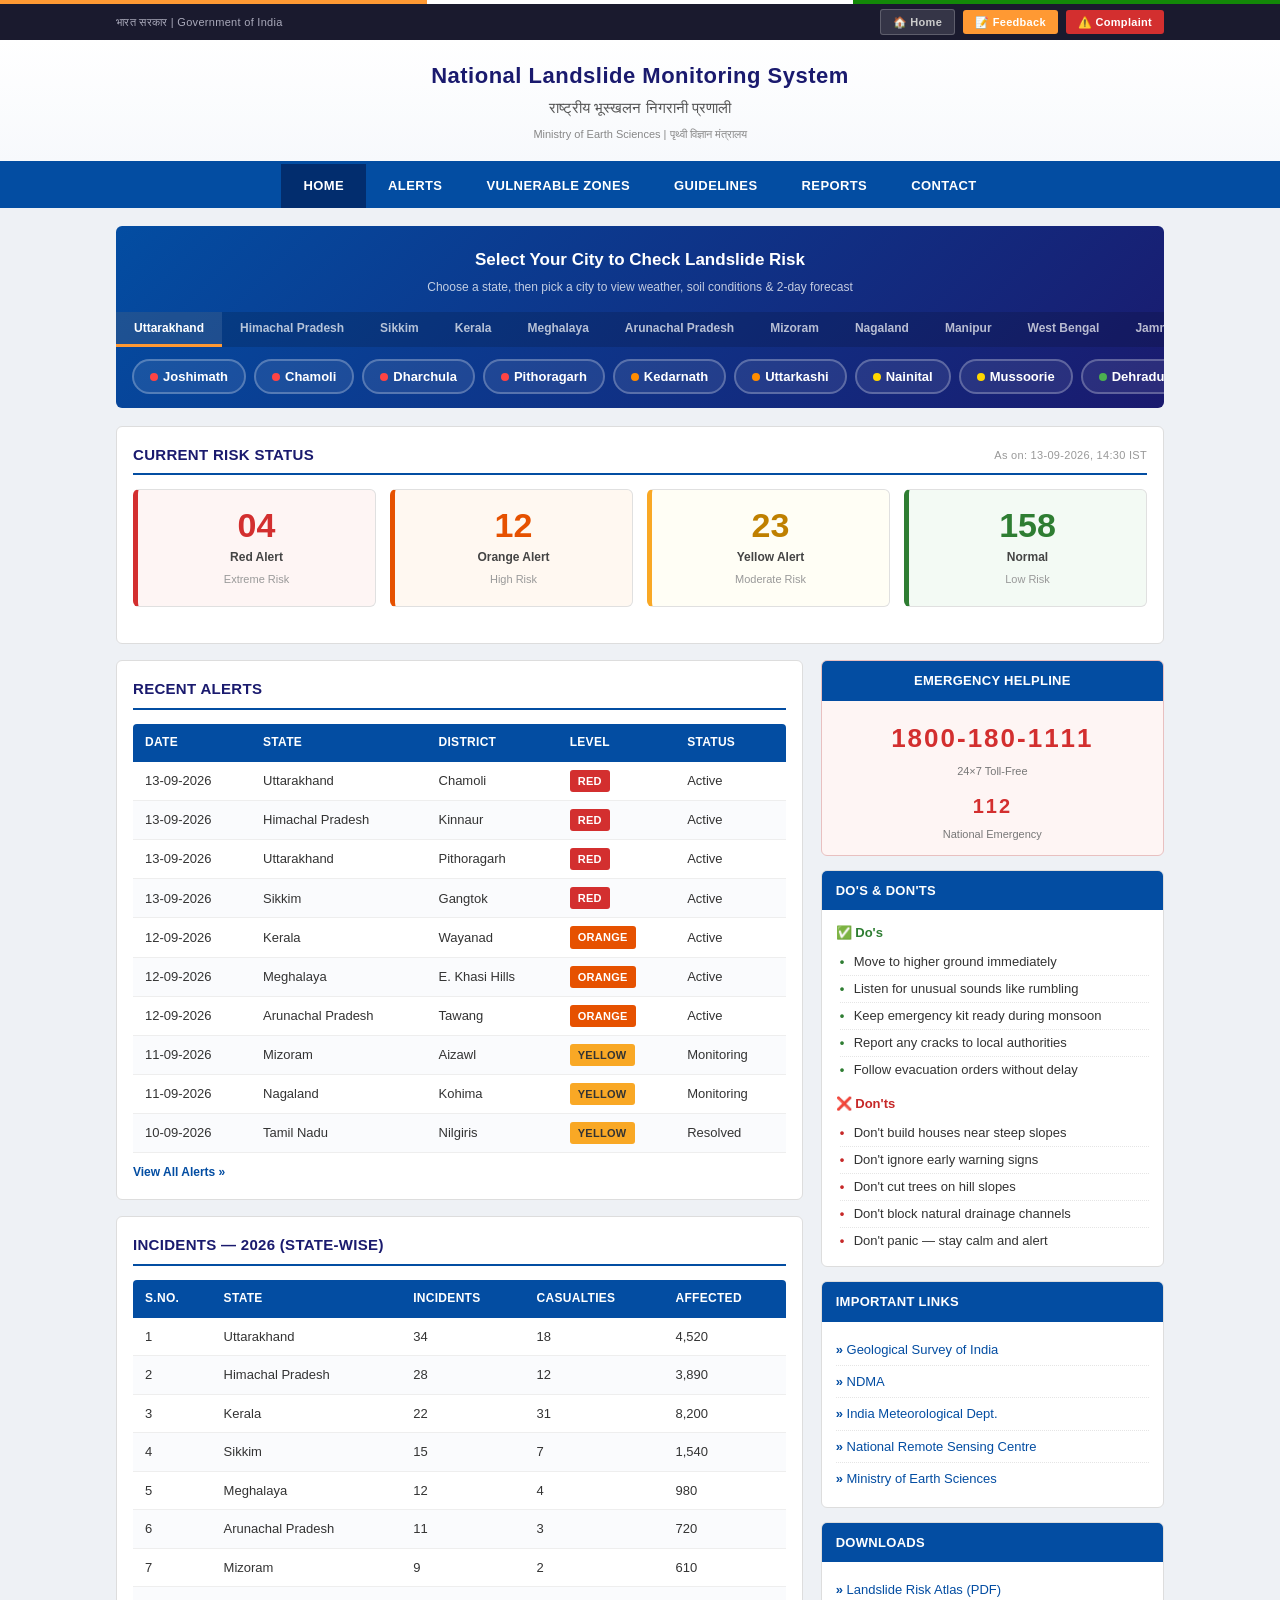
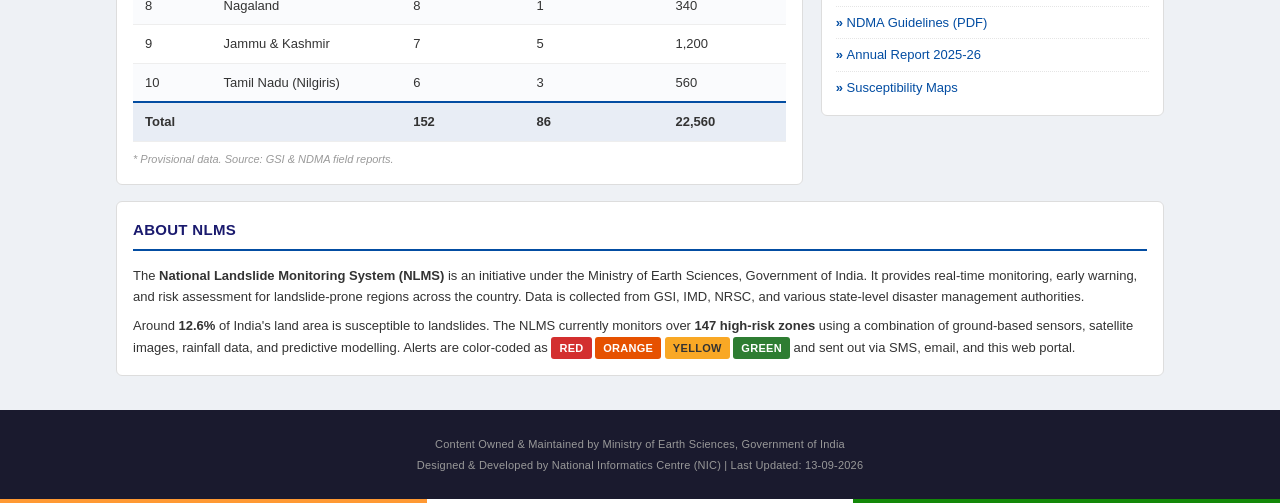
<file: index.html>
<!DOCTYPE html>
<html lang="en">
<head>
    <meta charset="UTF-8">
    <meta name="viewport" content="width=device-width, initial-scale=1.0">
    <title>National Landslide Monitoring System | भूस्खलन निगरानी प्रणाली</title>
    <link rel="stylesheet" href="style.css">
    <!-- favicon can be added later -->
</head>
<body>

<!-- tricolor strip -->
<div class="tricolor">
    <div class="tri-s"></div>
    <div class="tri-w"></div>
    <div class="tri-g"></div>
</div>

<div class="topbar-wrap">
<div class="topbar">
    <span>भारत सरकार | Government of India</span>
    <div class="topbar-right">
        <a href="index.html" class="top-btn top-btn-home">🏠 Home</a>
        <a href="contact.html#feedback" class="top-btn top-btn-feedback">📝 Feedback</a>
        <a href="contact.html#complaint" class="top-btn top-btn-complaint">⚠️ Complaint</a>
    </div>
</div>
</div>

<header class="header">
    <div class="container">
        <h1>National Landslide Monitoring System</h1>
        <p class="hindi">राष्ट्रीय भूस्खलन निगरानी प्रणाली</p>
        <p class="ministry">Ministry of Earth Sciences | पृथ्वी विज्ञान मंत्रालय</p>
    </div>
</header>

<!-- main navigation -->
<nav>
    <div class="container">
        <ul>
            <li><a href="index.html" class="active">Home</a></li>
            <li><a href="alerts.html">Alerts</a></li>
            <li><a href="zones.html">Vulnerable Zones</a></li>
            <li><a href="guidelines.html">Guidelines</a></li>
            <li><a href="reports.html">Reports</a></li>
            <li><a href="contact.html">Contact</a></li>
        </ul>
    </div>
</nav>

<main class="container">

    <!--
        City selector section
        Users pick a state first, then choose a city
        from the scrollable row of buttons
    -->
    <div class="slider-section">
        <h2>Select Your City to Check Landslide Risk</h2>
        <p>Choose a state, then pick a city to view weather, soil conditions &amp; 2-day forecast</p>

        <div class="state-tabs" id="stateTabs">
            <!-- filled by javascript below -->
        </div>

        <div class="city-chips-wrap">
            <div class="city-chips" id="cityChips">
                <!-- filled when a state is selected -->
            </div>
        </div>
    </div>

    <!-- this shows up when you click on a city -->
    <div class="city-detail" id="cityDetail">
        <div class="cd-header">
            <div>
                <div class="cd-title" id="cdTitle">City Name</div>
                <div class="cd-sub" id="cdSub">District, State</div>
                <div class="cd-coords" id="cdCoords"></div>
            </div>
            <div style="display: flex; align-items: center; gap: 10px;">
                <span id="cdBadge"></span>
                <button class="cd-close" onclick="closeDetail()">✕ Close</button>
            </div>
        </div>
        <div class="cd-status" id="cdStatus"></div>

        <div class="cd-label">Current Conditions</div>
        <div class="cd-grid" id="cdGrid"></div>

        <div class="cd-label">2-Day Forecast</div>
        <div class="cd-forecast" id="cdForecast"></div>
    </div>
    <!-- end city detail -->


    <!-- status cards showing how many alerts are active right now -->
    <div class="panel">
        <h2 class="stitle">Current Risk Status <small>As on: 13-09-2026, 14:30 IST</small></h2>
        <div class="cards">
            <div class="card r">
                <div class="num">04</div>
                <div class="lbl">Red Alert</div>
                <div class="sub">Extreme Risk</div>
            </div>
            <div class="card o">
                <div class="num">12</div>
                <div class="lbl">Orange Alert</div>
                <div class="sub">High Risk</div>
            </div>
            <div class="card y">
                <div class="num">23</div>
                <div class="lbl">Yellow Alert</div>
                <div class="sub">Moderate Risk</div>
            </div>
            <div class="card g">
                <div class="num">158</div>
                <div class="lbl">Normal</div>
                <div class="sub">Low Risk</div>
            </div>
        </div>
    </div>

    <!-- two column layout: main content + sidebar -->
    <div class="cols">
        <div class="col-main">

            <!-- recent alerts table -->
            <div class="panel">
                <h2 class="stitle">Recent Alerts</h2>
                <table>
                    <thead>
                        <tr>
                            <th>Date</th>
                            <th>State</th>
                            <th>District</th>
                            <th>Level</th>
                            <th>Status</th>
                        </tr>
                    </thead>
                    <tbody>
                        <tr>
                            <td>13-09-2026</td>
                            <td>Uttarakhand</td>
                            <td>Chamoli</td>
                            <td><span class="b br">RED</span></td>
                            <td>Active</td>
                        </tr>
                        <tr>
                            <td>13-09-2026</td>
                            <td>Himachal Pradesh</td>
                            <td>Kinnaur</td>
                            <td><span class="b br">RED</span></td>
                            <td>Active</td>
                        </tr>
                        <tr>
                            <td>13-09-2026</td>
                            <td>Uttarakhand</td>
                            <td>Pithoragarh</td>
                            <td><span class="b br">RED</span></td>
                            <td>Active</td>
                        </tr>
                        <tr>
                            <td>13-09-2026</td>
                            <td>Sikkim</td>
                            <td>Gangtok</td>
                            <td><span class="b br">RED</span></td>
                            <td>Active</td>
                        </tr>
                        <tr>
                            <td>12-09-2026</td>
                            <td>Kerala</td>
                            <td>Wayanad</td>
                            <td><span class="b bo">ORANGE</span></td>
                            <td>Active</td>
                        </tr>
                        <tr>
                            <td>12-09-2026</td>
                            <td>Meghalaya</td>
                            <td>E. Khasi Hills</td>
                            <td><span class="b bo">ORANGE</span></td>
                            <td>Active</td>
                        </tr>
                        <tr>
                            <td>12-09-2026</td>
                            <td>Arunachal Pradesh</td>
                            <td>Tawang</td>
                            <td><span class="b bo">ORANGE</span></td>
                            <td>Active</td>
                        </tr>
                        <tr>
                            <td>11-09-2026</td>
                            <td>Mizoram</td>
                            <td>Aizawl</td>
                            <td><span class="b by">YELLOW</span></td>
                            <td>Monitoring</td>
                        </tr>
                        <tr>
                            <td>11-09-2026</td>
                            <td>Nagaland</td>
                            <td>Kohima</td>
                            <td><span class="b by">YELLOW</span></td>
                            <td>Monitoring</td>
                        </tr>
                        <tr>
                            <td>10-09-2026</td>
                            <td>Tamil Nadu</td>
                            <td>Nilgiris</td>
                            <td><span class="b by">YELLOW</span></td>
                            <td>Resolved</td>
                        </tr>
                    </tbody>
                </table>
                <a href="alerts.html" class="view-all">View All Alerts &raquo;</a>
            </div>

            <!-- yearly incidents summary -->
            <div class="panel">
                <h2 class="stitle">Incidents — 2026 (State-wise)</h2>
                <table>
                    <thead>
                        <tr>
                            <th>S.No.</th>
                            <th>State</th>
                            <th>Incidents</th>
                            <th>Casualties</th>
                            <th>Affected</th>
                        </tr>
                    </thead>
                    <tbody>
                        <tr><td>1</td><td>Uttarakhand</td><td>34</td><td>18</td><td>4,520</td></tr>
                        <tr><td>2</td><td>Himachal Pradesh</td><td>28</td><td>12</td><td>3,890</td></tr>
                        <tr><td>3</td><td>Kerala</td><td>22</td><td>31</td><td>8,200</td></tr>
                        <tr><td>4</td><td>Sikkim</td><td>15</td><td>7</td><td>1,540</td></tr>
                        <tr><td>5</td><td>Meghalaya</td><td>12</td><td>4</td><td>980</td></tr>
                        <tr><td>6</td><td>Arunachal Pradesh</td><td>11</td><td>3</td><td>720</td></tr>
                        <tr><td>7</td><td>Mizoram</td><td>9</td><td>2</td><td>610</td></tr>
                        <tr><td>8</td><td>Nagaland</td><td>8</td><td>1</td><td>340</td></tr>
                        <tr><td>9</td><td>Jammu &amp; Kashmir</td><td>7</td><td>5</td><td>1,200</td></tr>
                        <tr><td>10</td><td>Tamil Nadu (Nilgiris)</td><td>6</td><td>3</td><td>560</td></tr>
                        <tr class="total-row">
                            <td colspan="2"><strong>Total</strong></td>
                            <td><strong>152</strong></td>
                            <td><strong>86</strong></td>
                            <td><strong>22,560</strong></td>
                        </tr>
                    </tbody>
                </table>
                <p class="tnote">* Provisional data. Source: GSI &amp; NDMA field reports.</p>
            </div>

        </div><!-- end col-main -->

        <!-- sidebar -->
        <div class="col-side">

            <div class="sbox helpline">
                <h3>Emergency Helpline</h3>
                <div class="sbox-body">
                    <div class="big">1800-180-1111</div>
                    <p>24×7 Toll-Free</p>
                    <div class="sm">112</div>
                    <p>National Emergency</p>
                </div>
            </div>

            <div class="sbox">
                <h3>Do's &amp; Don'ts</h3>
                <div class="sbox-body">
                    <p class="do-title">✅ Do's</p>
                    <ul class="tips do-list">
                        <li>Move to higher ground immediately</li>
                        <li>Listen for unusual sounds like rumbling</li>
                        <li>Keep emergency kit ready during monsoon</li>
                        <li>Report any cracks to local authorities</li>
                        <li>Follow evacuation orders without delay</li>
                    </ul>
                    <p class="dnt-title">❌ Don'ts</p>
                    <ul class="tips dnt-list">
                        <li>Don't build houses near steep slopes</li>
                        <li>Don't ignore early warning signs</li>
                        <li>Don't cut trees on hill slopes</li>
                        <li>Don't block natural drainage channels</li>
                        <li>Don't panic — stay calm and alert</li>
                    </ul>
                </div>
            </div>

            <div class="sbox">
                <h3>Important Links</h3>
                <div class="sbox-body">
                    <ul>
                        <li><a href="#">Geological Survey of India</a></li>
                        <li><a href="#">NDMA</a></li>
                        <li><a href="#">India Meteorological Dept.</a></li>
                        <li><a href="#">National Remote Sensing Centre</a></li>
                        <li><a href="#">Ministry of Earth Sciences</a></li>
                    </ul>
                </div>
            </div>

            <div class="sbox">
                <h3>Downloads</h3>
                <div class="sbox-body">
                    <ul>
                        <li><a href="#">Landslide Risk Atlas (PDF)</a></li>
                        <li><a href="#">NDMA Guidelines (PDF)</a></li>
                        <li><a href="#">Annual Report 2025-26</a></li>
                        <li><a href="#">Susceptibility Maps</a></li>
                    </ul>
                </div>
            </div>

        </div><!-- end col-side -->
    </div><!-- end cols -->


    <!-- about section at the bottom -->
    <div class="panel">
        <h2 class="stitle">About NLMS</h2>
        <p style="font-size: 13px; margin-bottom: 8px;">
            The <strong>National Landslide Monitoring System (NLMS)</strong> is an initiative
            under the Ministry of Earth Sciences, Government of India. It provides real-time
            monitoring, early warning, and risk assessment for landslide-prone regions across
            the country. Data is collected from GSI, IMD, NRSC, and various state-level
            disaster management authorities.
        </p>
        <p style="font-size: 13px;">
            Around <strong>12.6%</strong> of India's land area is susceptible to landslides.
            The NLMS currently monitors over <strong>147 high-risk zones</strong> using a
            combination of ground-based sensors, satellite images, rainfall data, and
            predictive modelling. Alerts are color-coded as
            <span class="b br">RED</span>
            <span class="b bo">ORANGE</span>
            <span class="b by">YELLOW</span>
            <span class="b bg">GREEN</span>
            and sent out via SMS, email, and this web portal.
        </p>
    </div>

</main>

<footer>
    <div class="container">
        <p>Content Owned &amp; Maintained by Ministry of Earth Sciences, Government of India</p>
        <p>Designed &amp; Developed by National Informatics Centre (NIC) | Last Updated: 13-09-2026</p>
    </div>
</footer>

<!-- bottom tricolor -->
<div class="tricolor">
    <div class="tri-s"></div>
    <div class="tri-w"></div>
    <div class="tri-g"></div>
</div>


<!--
    JavaScript for the city selector
    All city data is hardcoded - no external APIs
    Data sources: GSI/IMD reports (sample/representative values)
-->
<script>

// all city data stored here
// each entry has current weather + 2 day forecast
var allCities = [

    // ---------- UTTARAKHAND ----------

    { city: "Joshimath", district: "Chamoli", state: "Uttarakhand",
      lat: 30.55, lon: 79.56, elev: 1875,
      level: "RED", alertClass: "br", dotClass: "dr",
      temp: 11, rain: 184, wind: 52, humidity: 97, soilMoisture: 94, slope: 42,
      weather: "Heavy Rain & Thunderstorm",
      forecast: [
          { date: "14-Sep", high: 13, low: 8, rain: 162, wind: 48, humidity: 96, condition: "Very Heavy Rain", icon: "🌧️" },
          { date: "15-Sep", high: 15, low: 9, rain: 98, wind: 36, humidity: 90, condition: "Heavy Rain", icon: "🌧️" }
      ]
    },

    { city: "Chamoli", district: "Chamoli", state: "Uttarakhand",
      lat: 30.40, lon: 79.33, elev: 1310,
      level: "RED", alertClass: "br", dotClass: "dr",
      temp: 12, rain: 172, wind: 48, humidity: 96, soilMoisture: 91, slope: 38,
      weather: "Heavy Rain",
      forecast: [
          { date: "14-Sep", high: 14, low: 9, rain: 148, wind: 44, humidity: 95, condition: "Heavy Rain & Fog", icon: "🌧️" },
          { date: "15-Sep", high: 16, low: 10, rain: 86, wind: 32, humidity: 88, condition: "Moderate to Heavy Rain", icon: "🌦️" }
      ]
    },

    { city: "Dharchula", district: "Pithoragarh", state: "Uttarakhand",
      lat: 29.85, lon: 80.53, elev: 915,
      level: "RED", alertClass: "br", dotClass: "dr",
      temp: 14, rain: 198, wind: 55, humidity: 98, soilMoisture: 96, slope: 45,
      weather: "Cloudburst Warning",
      forecast: [
          { date: "14-Sep", high: 15, low: 10, rain: 176, wind: 52, humidity: 97, condition: "Extremely Heavy Rain", icon: "⛈️" },
          { date: "15-Sep", high: 17, low: 11, rain: 112, wind: 40, humidity: 92, condition: "Heavy Rain", icon: "🌧️" }
      ]
    },

    { city: "Pithoragarh", district: "Pithoragarh", state: "Uttarakhand",
      lat: 29.58, lon: 80.22, elev: 1514,
      level: "RED", alertClass: "br", dotClass: "dr",
      temp: 15, rain: 165, wind: 46, humidity: 95, soilMoisture: 89, slope: 35,
      weather: "Very Heavy Rain",
      forecast: [
          { date: "14-Sep", high: 16, low: 11, rain: 142, wind: 42, humidity: 94, condition: "Very Heavy Rain", icon: "🌧️" },
          { date: "15-Sep", high: 18, low: 12, rain: 78, wind: 30, humidity: 86, condition: "Moderate Rain", icon: "🌦️" }
      ]
    },

    { city: "Kedarnath", district: "Rudraprayag", state: "Uttarakhand",
      lat: 30.73, lon: 79.07, elev: 3583,
      level: "ORANGE", alertClass: "bo", dotClass: "do",
      temp: 6, rain: 132, wind: 42, humidity: 93, soilMoisture: 85, slope: 48,
      weather: "Heavy Rain & Fog",
      forecast: [
          { date: "14-Sep", high: 8, low: 3, rain: 118, wind: 38, humidity: 92, condition: "Heavy Rain", icon: "🌧️" },
          { date: "15-Sep", high: 9, low: 4, rain: 72, wind: 28, humidity: 86, condition: "Moderate Rain & Mist", icon: "🌦️" }
      ]
    },

    { city: "Uttarkashi", district: "Uttarkashi", state: "Uttarakhand",
      lat: 30.73, lon: 78.45, elev: 1158,
      level: "ORANGE", alertClass: "bo", dotClass: "do",
      temp: 14, rain: 124, wind: 40, humidity: 90, soilMoisture: 80, slope: 36,
      weather: "Heavy Rain",
      forecast: [
          { date: "14-Sep", high: 16, low: 10, rain: 108, wind: 36, humidity: 89, condition: "Heavy Rain", icon: "🌧️" },
          { date: "15-Sep", high: 18, low: 12, rain: 66, wind: 26, humidity: 82, condition: "Moderate Rain", icon: "🌦️" }
      ]
    },

    { city: "Nainital", district: "Nainital", state: "Uttarakhand",
      lat: 29.38, lon: 79.45, elev: 2084,
      level: "YELLOW", alertClass: "by", dotClass: "dy",
      temp: 16, rain: 82, wind: 30, humidity: 86, soilMoisture: 72, slope: 28,
      weather: "Light to Moderate Rain",
      forecast: [
          { date: "14-Sep", high: 18, low: 12, rain: 72, wind: 26, humidity: 84, condition: "Moderate Rain", icon: "🌦️" },
          { date: "15-Sep", high: 20, low: 14, rain: 42, wind: 18, humidity: 78, condition: "Partly Cloudy", icon: "⛅" }
      ]
    },

    { city: "Mussoorie", district: "Dehradun", state: "Uttarakhand",
      lat: 30.45, lon: 78.08, elev: 2005,
      level: "YELLOW", alertClass: "by", dotClass: "dy",
      temp: 17, rain: 68, wind: 26, humidity: 82, soilMoisture: 65, slope: 25,
      weather: "Light Rain & Mist",
      forecast: [
          { date: "14-Sep", high: 19, low: 13, rain: 56, wind: 22, humidity: 80, condition: "Light Rain", icon: "🌦️" },
          { date: "15-Sep", high: 21, low: 15, rain: 28, wind: 16, humidity: 74, condition: "Mostly Cloudy", icon: "☁️" }
      ]
    },

    { city: "Dehradun", district: "Dehradun", state: "Uttarakhand",
      lat: 30.32, lon: 78.03, elev: 435,
      level: "GREEN", alertClass: "bg", dotClass: "dg",
      temp: 26, rain: 22, wind: 14, humidity: 72, soilMoisture: 45, slope: 8,
      weather: "Partly Cloudy",
      forecast: [
          { date: "14-Sep", high: 28, low: 20, rain: 18, wind: 12, humidity: 70, condition: "Light Rain", icon: "🌤️" },
          { date: "15-Sep", high: 29, low: 21, rain: 8, wind: 10, humidity: 66, condition: "Mostly Clear", icon: "☀️" }
      ]
    },

    { city: "Haridwar", district: "Haridwar", state: "Uttarakhand",
      lat: 29.95, lon: 78.16, elev: 249,
      level: "GREEN", alertClass: "bg", dotClass: "dg",
      temp: 28, rain: 12, wind: 10, humidity: 68, soilMoisture: 38, slope: 4,
      weather: "Cloudy",
      forecast: [
          { date: "14-Sep", high: 30, low: 22, rain: 8, wind: 10, humidity: 66, condition: "Partly Cloudy", icon: "⛅" },
          { date: "15-Sep", high: 31, low: 23, rain: 4, wind: 8, humidity: 62, condition: "Mostly Clear", icon: "☀️" }
      ]
    },

    // ---------- HIMACHAL PRADESH ----------

    { city: "Kalpa", district: "Kinnaur", state: "Himachal Pradesh",
      lat: 31.53, lon: 78.26, elev: 2759,
      level: "RED", alertClass: "br", dotClass: "dr",
      temp: 10, rain: 156, wind: 50, humidity: 96, soilMoisture: 92, slope: 44,
      weather: "Very Heavy Rain",
      forecast: [
          { date: "14-Sep", high: 12, low: 6, rain: 138, wind: 46, humidity: 95, condition: "Very Heavy Rain", icon: "🌧️" },
          { date: "15-Sep", high: 14, low: 8, rain: 82, wind: 34, humidity: 88, condition: "Heavy Rain", icon: "🌧️" }
      ]
    },

    { city: "Manali", district: "Kullu", state: "Himachal Pradesh",
      lat: 32.24, lon: 77.19, elev: 2050,
      level: "ORANGE", alertClass: "bo", dotClass: "do",
      temp: 14, rain: 108, wind: 36, humidity: 89, soilMoisture: 78, slope: 32,
      weather: "Heavy Rain",
      forecast: [
          { date: "14-Sep", high: 16, low: 10, rain: 92, wind: 32, humidity: 88, condition: "Heavy Rain", icon: "🌧️" },
          { date: "15-Sep", high: 18, low: 12, rain: 54, wind: 22, humidity: 80, condition: "Moderate Rain", icon: "🌦️" }
      ]
    },

    { city: "Kullu", district: "Kullu", state: "Himachal Pradesh",
      lat: 31.96, lon: 77.11, elev: 1220,
      level: "ORANGE", alertClass: "bo", dotClass: "do",
      temp: 18, rain: 96, wind: 32, humidity: 87, soilMoisture: 75, slope: 28,
      weather: "Continuous Rain",
      forecast: [
          { date: "14-Sep", high: 20, low: 14, rain: 84, wind: 28, humidity: 86, condition: "Heavy Rain", icon: "🌧️" },
          { date: "15-Sep", high: 22, low: 15, rain: 48, wind: 20, humidity: 78, condition: "Moderate Rain", icon: "🌦️" }
      ]
    },

    { city: "Shimla", district: "Shimla", state: "Himachal Pradesh",
      lat: 31.10, lon: 77.17, elev: 2276,
      level: "YELLOW", alertClass: "by", dotClass: "dy",
      temp: 18, rain: 64, wind: 24, humidity: 82, soilMoisture: 64, slope: 22,
      weather: "Light Rain",
      forecast: [
          { date: "14-Sep", high: 20, low: 14, rain: 52, wind: 20, humidity: 80, condition: "Light to Moderate Rain", icon: "🌦️" },
          { date: "15-Sep", high: 22, low: 16, rain: 28, wind: 14, humidity: 74, condition: "Mostly Cloudy", icon: "☁️" }
      ]
    },

    { city: "Dharamshala", district: "Kangra", state: "Himachal Pradesh",
      lat: 32.22, lon: 76.32, elev: 1457,
      level: "YELLOW", alertClass: "by", dotClass: "dy",
      temp: 20, rain: 72, wind: 26, humidity: 84, soilMoisture: 67, slope: 26,
      weather: "Moderate Rain",
      forecast: [
          { date: "14-Sep", high: 22, low: 16, rain: 58, wind: 22, humidity: 82, condition: "Moderate Rain", icon: "🌦️" },
          { date: "15-Sep", high: 24, low: 18, rain: 32, wind: 16, humidity: 76, condition: "Light Rain", icon: "🌤️" }
      ]
    },

    { city: "Solan", district: "Solan", state: "Himachal Pradesh",
      lat: 30.91, lon: 77.10, elev: 1502,
      level: "GREEN", alertClass: "bg", dotClass: "dg",
      temp: 22, rain: 24, wind: 14, humidity: 70, soilMoisture: 42, slope: 12,
      weather: "Partly Cloudy",
      forecast: [
          { date: "14-Sep", high: 24, low: 18, rain: 18, wind: 12, humidity: 68, condition: "Mostly Cloudy", icon: "☁️" },
          { date: "15-Sep", high: 26, low: 19, rain: 8, wind: 10, humidity: 64, condition: "Partly Cloudy", icon: "⛅" }
      ]
    },

    // ---------- SIKKIM ----------

    { city: "Gangtok", district: "Gangtok", state: "Sikkim",
      lat: 27.33, lon: 88.62, elev: 1650,
      level: "RED", alertClass: "br", dotClass: "dr",
      temp: 15, rain: 178, wind: 46, humidity: 97, soilMoisture: 93, slope: 38,
      weather: "Very Heavy Rain",
      forecast: [
          { date: "14-Sep", high: 17, low: 11, rain: 158, wind: 42, humidity: 96, condition: "Heavy Rain & Thunder", icon: "⛈️" },
          { date: "15-Sep", high: 18, low: 12, rain: 96, wind: 32, humidity: 90, condition: "Heavy Rain", icon: "🌧️" }
      ]
    },

    { city: "Mangan", district: "Mangan", state: "Sikkim",
      lat: 27.51, lon: 88.52, elev: 1198,
      level: "ORANGE", alertClass: "bo", dotClass: "do",
      temp: 13, rain: 134, wind: 40, humidity: 92, soilMoisture: 84, slope: 36,
      weather: "Heavy Rain",
      forecast: [
          { date: "14-Sep", high: 15, low: 9, rain: 118, wind: 36, humidity: 91, condition: "Heavy Rain", icon: "🌧️" },
          { date: "15-Sep", high: 16, low: 10, rain: 72, wind: 26, humidity: 84, condition: "Moderate Rain", icon: "🌦️" }
      ]
    },

    { city: "Namchi", district: "Namchi", state: "Sikkim",
      lat: 27.17, lon: 88.36, elev: 1314,
      level: "YELLOW", alertClass: "by", dotClass: "dy",
      temp: 18, rain: 68, wind: 22, humidity: 82, soilMoisture: 62, slope: 24,
      weather: "Light to Moderate Rain",
      forecast: [
          { date: "14-Sep", high: 20, low: 14, rain: 56, wind: 20, humidity: 80, condition: "Moderate Rain", icon: "🌦️" },
          { date: "15-Sep", high: 22, low: 16, rain: 32, wind: 14, humidity: 74, condition: "Partly Cloudy", icon: "⛅" }
      ]
    },

    // ---------- KERALA ----------

    { city: "Wayanad", district: "Wayanad", state: "Kerala",
      lat: 11.69, lon: 76.08, elev: 780,
      level: "ORANGE", alertClass: "bo", dotClass: "do",
      temp: 22, rain: 142, wind: 38, humidity: 94, soilMoisture: 88, slope: 30,
      weather: "Very Heavy Rain",
      forecast: [
          { date: "14-Sep", high: 24, low: 19, rain: 128, wind: 34, humidity: 93, condition: "Very Heavy Rain", icon: "🌧️" },
          { date: "15-Sep", high: 25, low: 20, rain: 78, wind: 26, humidity: 86, condition: "Heavy Rain", icon: "🌧️" }
      ]
    },

    { city: "Munnar", district: "Idukki", state: "Kerala",
      lat: 10.09, lon: 77.06, elev: 1532,
      level: "ORANGE", alertClass: "bo", dotClass: "do",
      temp: 16, rain: 128, wind: 34, humidity: 92, soilMoisture: 86, slope: 32,
      weather: "Heavy Rain",
      forecast: [
          { date: "14-Sep", high: 18, low: 13, rain: 112, wind: 30, humidity: 91, condition: "Heavy Rain", icon: "🌧️" },
          { date: "15-Sep", high: 19, low: 14, rain: 68, wind: 22, humidity: 84, condition: "Moderate Rain", icon: "🌦️" }
      ]
    },

    { city: "Kozhikode", district: "Kozhikode", state: "Kerala",
      lat: 11.25, lon: 75.77, elev: 15,
      level: "YELLOW", alertClass: "by", dotClass: "dy",
      temp: 26, rain: 72, wind: 28, humidity: 85, soilMoisture: 68, slope: 12,
      weather: "Moderate Rain",
      forecast: [
          { date: "14-Sep", high: 28, low: 23, rain: 58, wind: 24, humidity: 83, condition: "Light to Moderate Rain", icon: "🌦️" },
          { date: "15-Sep", high: 29, low: 24, rain: 34, wind: 18, humidity: 78, condition: "Partly Cloudy", icon: "⛅" }
      ]
    },

    { city: "Kochi", district: "Ernakulam", state: "Kerala",
      lat: 9.93, lon: 76.26, elev: 9,
      level: "GREEN", alertClass: "bg", dotClass: "dg",
      temp: 28, rain: 32, wind: 18, humidity: 78, soilMoisture: 48, slope: 3,
      weather: "Partly Cloudy",
      forecast: [
          { date: "14-Sep", high: 30, low: 24, rain: 24, wind: 16, humidity: 76, condition: "Light Rain", icon: "🌤️" },
          { date: "15-Sep", high: 31, low: 25, rain: 12, wind: 14, humidity: 72, condition: "Mostly Clear", icon: "☀️" }
      ]
    },

    { city: "Thiruvananthapuram", district: "Thiruvananthapuram", state: "Kerala",
      lat: 8.52, lon: 76.94, elev: 10,
      level: "GREEN", alertClass: "bg", dotClass: "dg",
      temp: 29, rain: 18, wind: 16, humidity: 74, soilMoisture: 40, slope: 5,
      weather: "Mostly Cloudy",
      forecast: [
          { date: "14-Sep", high: 31, low: 25, rain: 14, wind: 14, humidity: 72, condition: "Partly Cloudy", icon: "⛅" },
          { date: "15-Sep", high: 32, low: 26, rain: 6, wind: 12, humidity: 68, condition: "Mostly Clear", icon: "☀️" }
      ]
    },

    // ---------- MEGHALAYA ----------

    { city: "Cherrapunji", district: "E. Khasi Hills", state: "Meghalaya",
      lat: 25.30, lon: 91.70, elev: 1484,
      level: "ORANGE", alertClass: "bo", dotClass: "do",
      temp: 18, rain: 210, wind: 44, humidity: 98, soilMoisture: 95, slope: 36,
      weather: "Extremely Heavy Rain",
      forecast: [
          { date: "14-Sep", high: 20, low: 15, rain: 192, wind: 40, humidity: 98, condition: "Extremely Heavy Rain", icon: "⛈️" },
          { date: "15-Sep", high: 21, low: 16, rain: 124, wind: 32, humidity: 94, condition: "Very Heavy Rain", icon: "🌧️" }
      ]
    },

    { city: "Shillong", district: "E. Khasi Hills", state: "Meghalaya",
      lat: 25.57, lon: 91.88, elev: 1496,
      level: "YELLOW", alertClass: "by", dotClass: "dy",
      temp: 19, rain: 78, wind: 26, humidity: 86, soilMoisture: 70, slope: 20,
      weather: "Moderate Rain",
      forecast: [
          { date: "14-Sep", high: 21, low: 15, rain: 64, wind: 22, humidity: 84, condition: "Moderate Rain", icon: "🌦️" },
          { date: "15-Sep", high: 22, low: 16, rain: 38, wind: 16, humidity: 78, condition: "Light Rain", icon: "🌤️" }
      ]
    },

    // ---------- NE STATES ----------

    { city: "Tawang", district: "Tawang", state: "Arunachal Pradesh",
      lat: 27.59, lon: 91.86, elev: 3048,
      level: "ORANGE", alertClass: "bo", dotClass: "do",
      temp: 10, rain: 126, wind: 40, humidity: 92, soilMoisture: 84, slope: 38,
      weather: "Heavy Rain & Snowmelt",
      forecast: [
          { date: "14-Sep", high: 12, low: 6, rain: 108, wind: 36, humidity: 91, condition: "Heavy Rain", icon: "🌧️" },
          { date: "15-Sep", high: 13, low: 7, rain: 64, wind: 26, humidity: 84, condition: "Moderate Rain", icon: "🌦️" }
      ]
    },

    { city: "Itanagar", district: "Papum Pare", state: "Arunachal Pradesh",
      lat: 27.10, lon: 93.62, elev: 350,
      level: "YELLOW", alertClass: "by", dotClass: "dy",
      temp: 24, rain: 68, wind: 24, humidity: 84, soilMoisture: 66, slope: 18,
      weather: "Moderate Rain",
      forecast: [
          { date: "14-Sep", high: 26, low: 20, rain: 54, wind: 20, humidity: 82, condition: "Light to Moderate Rain", icon: "🌦️" },
          { date: "15-Sep", high: 27, low: 21, rain: 32, wind: 16, humidity: 76, condition: "Partly Cloudy", icon: "⛅" }
      ]
    },

    { city: "Aizawl", district: "Aizawl", state: "Mizoram",
      lat: 23.73, lon: 92.72, elev: 1132,
      level: "YELLOW", alertClass: "by", dotClass: "dy",
      temp: 22, rain: 82, wind: 28, humidity: 88, soilMoisture: 72, slope: 28,
      weather: "Moderate to Heavy Rain",
      forecast: [
          { date: "14-Sep", high: 24, low: 18, rain: 68, wind: 24, humidity: 86, condition: "Moderate Rain", icon: "🌦️" },
          { date: "15-Sep", high: 25, low: 19, rain: 42, wind: 18, humidity: 80, condition: "Light Rain", icon: "🌤️" }
      ]
    },

    { city: "Kohima", district: "Kohima", state: "Nagaland",
      lat: 25.67, lon: 94.11, elev: 1444,
      level: "YELLOW", alertClass: "by", dotClass: "dy",
      temp: 20, rain: 72, wind: 24, humidity: 84, soilMoisture: 66, slope: 26,
      weather: "Moderate Rain",
      forecast: [
          { date: "14-Sep", high: 22, low: 16, rain: 58, wind: 20, humidity: 82, condition: "Moderate Rain", icon: "🌦️" },
          { date: "15-Sep", high: 23, low: 17, rain: 34, wind: 16, humidity: 76, condition: "Light Rain", icon: "🌤️" }
      ]
    },

    { city: "Dimapur", district: "Dimapur", state: "Nagaland",
      lat: 25.91, lon: 93.73, elev: 260,
      level: "GREEN", alertClass: "bg", dotClass: "dg",
      temp: 28, rain: 26, wind: 14, humidity: 74, soilMoisture: 42, slope: 6,
      weather: "Partly Cloudy",
      forecast: [
          { date: "14-Sep", high: 30, low: 22, rain: 18, wind: 12, humidity: 72, condition: "Mostly Cloudy", icon: "☁️" },
          { date: "15-Sep", high: 31, low: 23, rain: 8, wind: 10, humidity: 68, condition: "Partly Cloudy", icon: "⛅" }
      ]
    },

    { city: "Imphal", district: "Imphal West", state: "Manipur",
      lat: 24.82, lon: 93.95, elev: 786,
      level: "GREEN", alertClass: "bg", dotClass: "dg",
      temp: 26, rain: 22, wind: 12, humidity: 72, soilMoisture: 40, slope: 4,
      weather: "Cloudy",
      forecast: [
          { date: "14-Sep", high: 28, low: 20, rain: 16, wind: 12, humidity: 70, condition: "Mostly Cloudy", icon: "☁️" },
          { date: "15-Sep", high: 29, low: 21, rain: 8, wind: 10, humidity: 66, condition: "Partly Cloudy", icon: "⛅" }
      ]
    },

    // ---------- WEST BENGAL (hills) ----------

    { city: "Darjeeling", district: "Darjeeling", state: "West Bengal",
      lat: 27.04, lon: 88.26, elev: 2042,
      level: "YELLOW", alertClass: "by", dotClass: "dy",
      temp: 16, rain: 88, wind: 30, humidity: 90, soilMoisture: 76, slope: 30,
      weather: "Heavy Rain & Fog",
      forecast: [
          { date: "14-Sep", high: 18, low: 12, rain: 74, wind: 26, humidity: 88, condition: "Moderate to Heavy Rain", icon: "🌧️" },
          { date: "15-Sep", high: 19, low: 13, rain: 46, wind: 20, humidity: 82, condition: "Light to Moderate Rain", icon: "🌦️" }
      ]
    },

    { city: "Kalimpong", district: "Kalimpong", state: "West Bengal",
      lat: 27.07, lon: 88.47, elev: 1250,
      level: "YELLOW", alertClass: "by", dotClass: "dy",
      temp: 18, rain: 78, wind: 26, humidity: 86, soilMoisture: 72, slope: 26,
      weather: "Moderate Rain",
      forecast: [
          { date: "14-Sep", high: 20, low: 14, rain: 64, wind: 22, humidity: 84, condition: "Moderate Rain", icon: "🌦️" },
          { date: "15-Sep", high: 21, low: 15, rain: 38, wind: 18, humidity: 78, condition: "Light Rain", icon: "🌤️" }
      ]
    },

    { city: "Siliguri", district: "Darjeeling", state: "West Bengal",
      lat: 26.71, lon: 88.43, elev: 122,
      level: "GREEN", alertClass: "bg", dotClass: "dg",
      temp: 28, rain: 18, wind: 12, humidity: 72, soilMoisture: 38, slope: 3,
      weather: "Partly Cloudy",
      forecast: [
          { date: "14-Sep", high: 30, low: 23, rain: 14, wind: 10, humidity: 70, condition: "Mostly Cloudy", icon: "☁️" },
          { date: "15-Sep", high: 31, low: 24, rain: 6, wind: 8, humidity: 66, condition: "Partly Cloudy", icon: "⛅" }
      ]
    },

    // ---------- J&K ----------

    { city: "Kishtwar", district: "Kishtwar", state: "Jammu & Kashmir",
      lat: 33.31, lon: 75.77, elev: 1638,
      level: "ORANGE", alertClass: "bo", dotClass: "do",
      temp: 16, rain: 114, wind: 38, humidity: 91, soilMoisture: 82, slope: 36,
      weather: "Heavy Rain",
      forecast: [
          { date: "14-Sep", high: 18, low: 12, rain: 98, wind: 34, humidity: 90, condition: "Heavy Rain", icon: "🌧️" },
          { date: "15-Sep", high: 20, low: 14, rain: 58, wind: 24, humidity: 82, condition: "Moderate Rain", icon: "🌦️" }
      ]
    },

    { city: "Pahalgam", district: "Anantnag", state: "Jammu & Kashmir",
      lat: 34.01, lon: 75.32, elev: 2130,
      level: "YELLOW", alertClass: "by", dotClass: "dy",
      temp: 14, rain: 58, wind: 22, humidity: 78, soilMoisture: 58, slope: 22,
      weather: "Light Rain & Mist",
      forecast: [
          { date: "14-Sep", high: 16, low: 10, rain: 48, wind: 20, humidity: 76, condition: "Light Rain", icon: "🌦️" },
          { date: "15-Sep", high: 18, low: 12, rain: 24, wind: 14, humidity: 70, condition: "Partly Cloudy", icon: "⛅" }
      ]
    },

    { city: "Srinagar", district: "Srinagar", state: "Jammu & Kashmir",
      lat: 34.08, lon: 74.79, elev: 1585,
      level: "GREEN", alertClass: "bg", dotClass: "dg",
      temp: 22, rain: 16, wind: 12, humidity: 68, soilMoisture: 36, slope: 4,
      weather: "Partly Cloudy",
      forecast: [
          { date: "14-Sep", high: 24, low: 16, rain: 12, wind: 10, humidity: 66, condition: "Mostly Cloudy", icon: "☁️" },
          { date: "15-Sep", high: 26, low: 18, rain: 4, wind: 8, humidity: 62, condition: "Clear Sky", icon: "☀️" }
      ]
    },

    // ---------- SOUTH INDIA ----------

    { city: "Ooty", district: "Nilgiris", state: "Tamil Nadu",
      lat: 11.41, lon: 76.69, elev: 2240,
      level: "YELLOW", alertClass: "by", dotClass: "dy",
      temp: 14, rain: 66, wind: 28, humidity: 86, soilMoisture: 70, slope: 28,
      weather: "Moderate Rain & Mist",
      forecast: [
          { date: "14-Sep", high: 16, low: 10, rain: 54, wind: 24, humidity: 84, condition: "Light to Moderate Rain", icon: "🌦️" },
          { date: "15-Sep", high: 18, low: 12, rain: 32, wind: 18, humidity: 78, condition: "Mostly Cloudy", icon: "☁️" }
      ]
    },

    { city: "Madikeri", district: "Kodagu", state: "Karnataka",
      lat: 12.42, lon: 75.74, elev: 1152,
      level: "YELLOW", alertClass: "by", dotClass: "dy",
      temp: 19, rain: 86, wind: 28, humidity: 89, soilMoisture: 76, slope: 26,
      weather: "Heavy Rain",
      forecast: [
          { date: "14-Sep", high: 21, low: 16, rain: 72, wind: 24, humidity: 87, condition: "Moderate to Heavy Rain", icon: "🌧️" },
          { date: "15-Sep", high: 23, low: 18, rain: 44, wind: 18, humidity: 80, condition: "Light to Moderate Rain", icon: "🌦️" }
      ]
    },

    { city: "Mahabaleshwar", district: "Satara", state: "Maharashtra",
      lat: 17.92, lon: 73.66, elev: 1353,
      level: "YELLOW", alertClass: "by", dotClass: "dy",
      temp: 18, rain: 94, wind: 34, humidity: 92, soilMoisture: 78, slope: 26,
      weather: "Very Heavy Rain",
      forecast: [
          { date: "14-Sep", high: 20, low: 15, rain: 82, wind: 30, humidity: 90, condition: "Heavy Rain", icon: "🌧️" },
          { date: "15-Sep", high: 22, low: 16, rain: 48, wind: 22, humidity: 84, condition: "Moderate Rain", icon: "🌦️" }
      ]
    },

    // ---------- MAJOR METRO CITIES ----------

    { city: "Delhi", district: "New Delhi", state: "Other Cities",
      lat: 28.61, lon: 77.21, elev: 216,
      level: "GREEN", alertClass: "bg", dotClass: "dg",
      temp: 34, rain: 4, wind: 14, humidity: 58, soilMoisture: 20, slope: 1,
      weather: "Hot & Partly Cloudy",
      forecast: [
          { date: "14-Sep", high: 36, low: 28, rain: 2, wind: 12, humidity: 56, condition: "Hot & Humid", icon: "☀️" },
          { date: "15-Sep", high: 35, low: 27, rain: 6, wind: 14, humidity: 60, condition: "Partly Cloudy", icon: "⛅" }
      ]
    },

    { city: "Mumbai", district: "Mumbai", state: "Other Cities",
      lat: 19.08, lon: 72.88, elev: 14,
      level: "GREEN", alertClass: "bg", dotClass: "dg",
      temp: 29, rain: 22, wind: 20, humidity: 78, soilMoisture: 42, slope: 2,
      weather: "Cloudy",
      forecast: [
          { date: "14-Sep", high: 31, low: 25, rain: 18, wind: 18, humidity: 76, condition: "Light Rain", icon: "🌤️" },
          { date: "15-Sep", high: 32, low: 26, rain: 8, wind: 16, humidity: 72, condition: "Partly Cloudy", icon: "⛅" }
      ]
    },

    { city: "Bengaluru", district: "Bengaluru", state: "Other Cities",
      lat: 12.97, lon: 77.59, elev: 920,
      level: "GREEN", alertClass: "bg", dotClass: "dg",
      temp: 26, rain: 8, wind: 14, humidity: 68, soilMoisture: 32, slope: 2,
      weather: "Partly Cloudy",
      forecast: [
          { date: "14-Sep", high: 28, low: 20, rain: 6, wind: 12, humidity: 66, condition: "Partly Cloudy", icon: "⛅" },
          { date: "15-Sep", high: 29, low: 21, rain: 4, wind: 10, humidity: 62, condition: "Clear Sky", icon: "☀️" }
      ]
    },

    { city: "Kolkata", district: "Kolkata", state: "Other Cities",
      lat: 22.57, lon: 88.36, elev: 9,
      level: "GREEN", alertClass: "bg", dotClass: "dg",
      temp: 32, rain: 12, wind: 16, humidity: 80, soilMoisture: 34, slope: 1,
      weather: "Humid & Cloudy",
      forecast: [
          { date: "14-Sep", high: 33, low: 26, rain: 8, wind: 14, humidity: 78, condition: "Mostly Cloudy", icon: "☁️" },
          { date: "15-Sep", high: 34, low: 27, rain: 4, wind: 12, humidity: 74, condition: "Partly Cloudy", icon: "⛅" }
      ]
    },

    { city: "Chennai", district: "Chennai", state: "Other Cities",
      lat: 13.08, lon: 80.27, elev: 6,
      level: "GREEN", alertClass: "bg", dotClass: "dg",
      temp: 34, rain: 0, wind: 16, humidity: 68, soilMoisture: 22, slope: 1,
      weather: "Hot & Humid",
      forecast: [
          { date: "14-Sep", high: 35, low: 28, rain: 2, wind: 14, humidity: 70, condition: "Hot & Humid", icon: "☀️" },
          { date: "15-Sep", high: 36, low: 29, rain: 0, wind: 14, humidity: 66, condition: "Clear & Hot", icon: "☀️" }
      ]
    },

    { city: "Hyderabad", district: "Hyderabad", state: "Other Cities",
      lat: 17.39, lon: 78.49, elev: 542,
      level: "GREEN", alertClass: "bg", dotClass: "dg",
      temp: 30, rain: 6, wind: 12, humidity: 64, soilMoisture: 26, slope: 2,
      weather: "Partly Cloudy",
      forecast: [
          { date: "14-Sep", high: 32, low: 24, rain: 4, wind: 10, humidity: 62, condition: "Mostly Clear", icon: "☀️" },
          { date: "15-Sep", high: 33, low: 25, rain: 8, wind: 12, humidity: 66, condition: "Partly Cloudy", icon: "⛅" }
      ]
    },

    { city: "Pune", district: "Pune", state: "Other Cities",
      lat: 18.52, lon: 73.86, elev: 560,
      level: "GREEN", alertClass: "bg", dotClass: "dg",
      temp: 26, rain: 14, wind: 16, humidity: 70, soilMoisture: 36, slope: 4,
      weather: "Partly Cloudy",
      forecast: [
          { date: "14-Sep", high: 28, low: 20, rain: 10, wind: 14, humidity: 68, condition: "Mostly Cloudy", icon: "☁️" },
          { date: "15-Sep", high: 30, low: 22, rain: 4, wind: 12, humidity: 64, condition: "Partly Cloudy", icon: "⛅" }
      ]
    },

    { city: "Chandigarh", district: "Chandigarh", state: "Other Cities",
      lat: 30.73, lon: 76.78, elev: 321,
      level: "GREEN", alertClass: "bg", dotClass: "dg",
      temp: 32, rain: 10, wind: 14, humidity: 66, soilMoisture: 32, slope: 2,
      weather: "Partly Cloudy",
      forecast: [
          { date: "14-Sep", high: 33, low: 25, rain: 8, wind: 12, humidity: 64, condition: "Partly Cloudy", icon: "⛅" },
          { date: "15-Sep", high: 34, low: 26, rain: 4, wind: 10, humidity: 60, condition: "Mostly Clear", icon: "☀️" }
      ]
    },

    { city: "Guwahati", district: "Kamrup Metro", state: "Other Cities",
      lat: 26.14, lon: 91.74, elev: 55,
      level: "GREEN", alertClass: "bg", dotClass: "dg",
      temp: 30, rain: 18, wind: 14, humidity: 76, soilMoisture: 42, slope: 4,
      weather: "Partly Cloudy",
      forecast: [
          { date: "14-Sep", high: 32, low: 24, rain: 14, wind: 12, humidity: 74, condition: "Mostly Cloudy", icon: "☁️" },
          { date: "15-Sep", high: 33, low: 25, rain: 6, wind: 10, humidity: 70, condition: "Partly Cloudy", icon: "⛅" }
      ]
    }
];


// list of states in the order we want them to appear
var stateList = [
    "Uttarakhand", "Himachal Pradesh", "Sikkim", "Kerala",
    "Meghalaya", "Arunachal Pradesh", "Mizoram", "Nagaland",
    "Manipur", "West Bengal", "Jammu & Kashmir", "Tamil Nadu",
    "Karnataka", "Maharashtra", "Other Cities"
];


// create state tab buttons
var tabsContainer = document.getElementById("stateTabs");
var tabsHTML = "";

for (var i = 0; i < stateList.length; i++) {
    var isFirst = (i === 0) ? " active" : "";
    tabsHTML += '<button class="state-tab' + isFirst + '" onclick="selectState(\'' + stateList[i] + '\', this)">';
    tabsHTML += stateList[i];
    tabsHTML += '</button>';
}

tabsContainer.innerHTML = tabsHTML;


// when user clicks a state tab
function selectState(stateName, buttonElement) {

    // highlight the clicked tab
    var allTabs = document.querySelectorAll(".state-tab");
    for (var i = 0; i < allTabs.length; i++) {
        allTabs[i].className = "state-tab";
    }
    if (buttonElement) {
        buttonElement.className = "state-tab active";
    }

    // filter cities for this state
    var stateCities = [];
    for (var j = 0; j < allCities.length; j++) {
        if (allCities[j].state === stateName) {
            stateCities.push(allCities[j]);
        }
    }

    // build city chip buttons
    var chipsHTML = "";
    for (var k = 0; k < stateCities.length; k++) {
        var c = stateCities[k];
        chipsHTML += '<button class="city-chip" onclick="selectCity(\'' + c.city + '\', \'' + c.state + '\', this)">';
        chipsHTML += '<span class="chip-dot ' + c.dotClass + '"></span>';
        chipsHTML += c.city;
        chipsHTML += '</button>';
    }

    document.getElementById("cityChips").innerHTML = chipsHTML;

    // hide any open detail card
    closeDetail();
}


// when user clicks a city chip
function selectCity(cityName, stateName, chipButton) {

    // highlight selected chip
    var allChips = document.querySelectorAll(".city-chip");
    for (var i = 0; i < allChips.length; i++) {
        allChips[i].className = "city-chip";
    }
    if (chipButton) {
        chipButton.className = "city-chip active";
    }

    // find the city data
    var cityData = null;
    for (var j = 0; j < allCities.length; j++) {
        if (allCities[j].city === cityName && allCities[j].state === stateName) {
            cityData = allCities[j];
            break;
        }
    }

    if (!cityData) return;  // shouldn't happen but just in case

    // fill in the detail card
    document.getElementById("cdTitle").textContent = cityData.city;
    document.getElementById("cdSub").textContent = cityData.district + ", " + cityData.state;

    document.getElementById("cdCoords").innerHTML =
        '<span>📍 ' + cityData.lat.toFixed(2) + '°N, ' + cityData.lon.toFixed(2) + '°E</span>' +
        '<span>↑ ' + cityData.elev + ' m</span>' +
        '<span>⛰️ Slope ' + cityData.slope + '°</span>';

    document.getElementById("cdBadge").innerHTML =
        '<span class="b ' + cityData.alertClass + '">' + cityData.level + '</span>';

    document.getElementById("cdStatus").innerHTML =
        cityData.weather;

    // current conditions grid
    var gridHTML = '';
    gridHTML += '<div class="cd-stat"><span class="cd-val">' + cityData.temp + '°C</span><span class="cd-name">Temperature</span></div>';
    gridHTML += '<div class="cd-stat"><span class="cd-val">' + cityData.rain + ' mm</span><span class="cd-name">Rainfall (24h)</span></div>';
    gridHTML += '<div class="cd-stat"><span class="cd-val">' + cityData.wind + ' km/h</span><span class="cd-name">Wind Speed</span></div>';
    gridHTML += '<div class="cd-stat"><span class="cd-val">' + cityData.humidity + '%</span><span class="cd-name">Humidity</span></div>';
    gridHTML += '<div class="cd-stat"><span class="cd-val">' + cityData.soilMoisture + '%</span><span class="cd-name">Soil Moisture</span></div>';
    gridHTML += '<div class="cd-stat"><span class="cd-val">' + cityData.slope + '°</span><span class="cd-name">Slope Angle</span></div>';

    document.getElementById("cdGrid").innerHTML = gridHTML;

    // 2-day forecast
    var forecastHTML = '';
    for (var f = 0; f < cityData.forecast.length; f++) {
        var day = cityData.forecast[f];
        forecastHTML += '<div class="cd-fday">';
        forecastHTML += '  <div class="cd-fdate">' + day.icon + ' ' + day.date + ' 2026</div>';
        forecastHTML += '  <div class="cd-fweather">' + day.condition + '</div>';
        forecastHTML += '  <div class="cd-fstats">';
        forecastHTML += '    <span class="cd-fstat">🌡️ ' + day.low + '–' + day.high + '°C</span>';
        forecastHTML += '    <span class="cd-fstat">🌧️ ' + day.rain + ' mm</span>';
        forecastHTML += '    <span class="cd-fstat">💨 ' + day.wind + ' km/h</span>';
        forecastHTML += '    <span class="cd-fstat">💧 ' + day.humidity + '%</span>';
        forecastHTML += '  </div>';
        forecastHTML += '</div>';
    }

    document.getElementById("cdForecast").innerHTML = forecastHTML;

    // show the card and scroll to it
    document.getElementById("cityDetail").className = "city-detail visible";
    document.getElementById("cityDetail").scrollIntoView({ behavior: "smooth", block: "start" });
}


function closeDetail() {
    document.getElementById("cityDetail").className = "city-detail";
}


// load the first state on page load
selectState(stateList[0], document.querySelector(".state-tab"));

</script>

</body>
</html>
</file>
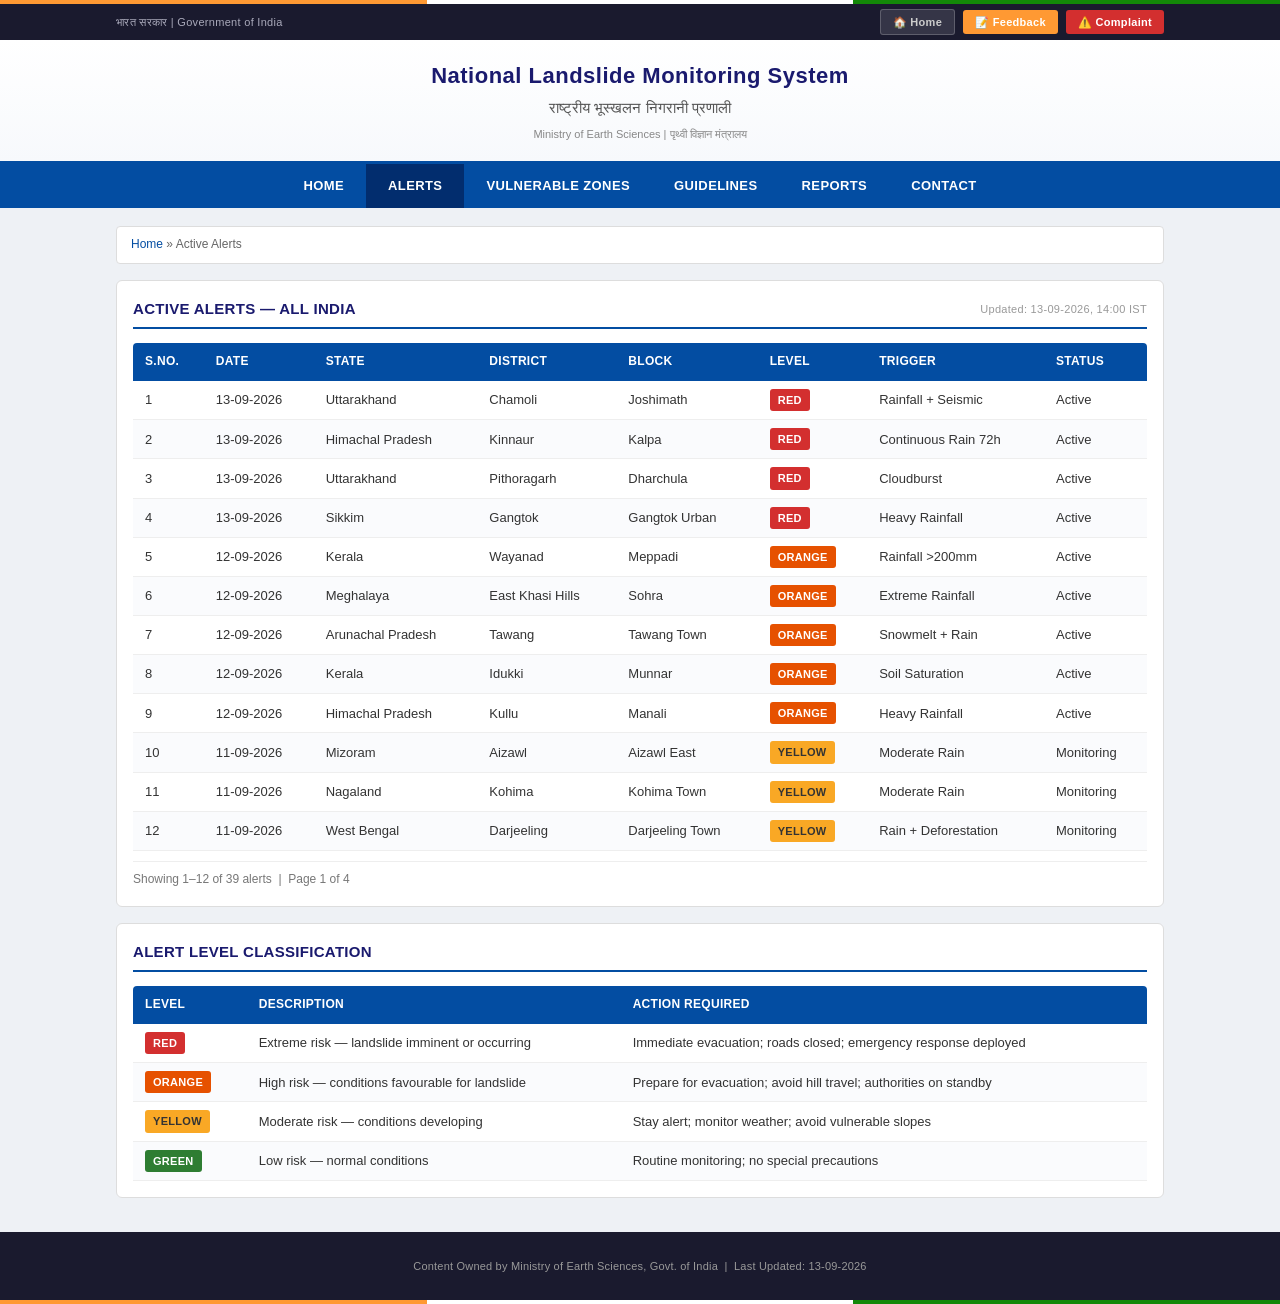
<file: alerts.html>
<!DOCTYPE html>
<html lang="en">
<head>
    <meta charset="UTF-8">
    <meta name="viewport" content="width=device-width, initial-scale=1.0">
    <title>Active Alerts | NLMS</title>
    <link rel="stylesheet" href="style.css">
</head>
<body>

<div class="tricolor"><div class="tri-s"></div><div class="tri-w"></div><div class="tri-g"></div></div>
<div class="topbar-wrap"><div class="topbar"><span>भारत सरकार | Government of India</span><div class="topbar-right"><a href="index.html" class="top-btn top-btn-home">🏠 Home</a><a href="contact.html#feedback" class="top-btn top-btn-feedback">📝 Feedback</a><a href="contact.html#complaint" class="top-btn top-btn-complaint">⚠️ Complaint</a></div></div></div>

<header class="header">
    <div class="container">
        <h1>National Landslide Monitoring System</h1>
        <p class="hindi">राष्ट्रीय भूस्खलन निगरानी प्रणाली</p>
        <p class="ministry">Ministry of Earth Sciences | पृथ्वी विज्ञान मंत्रालय</p>
    </div>
</header>

<nav><div class="container"><ul>
    <li><a href="index.html">Home</a></li>
    <li><a href="alerts.html" class="active">Alerts</a></li>
    <li><a href="zones.html">Vulnerable Zones</a></li>
    <li><a href="guidelines.html">Guidelines</a></li>
    <li><a href="reports.html">Reports</a></li>
    <li><a href="contact.html">Contact</a></li>
</ul></div></nav>

<main class="container">

    <div class="crumb"><a href="index.html">Home</a> &raquo; Active Alerts</div>

    <div class="panel">
        <h2 class="stitle">Active Alerts — All India <small>Updated: 13-09-2026, 14:00 IST</small></h2>
        <table>
            <thead>
                <tr><th>S.No.</th><th>Date</th><th>State</th><th>District</th><th>Block</th><th>Level</th><th>Trigger</th><th>Status</th></tr>
            </thead>
            <tbody>
                <tr><td>1</td><td>13-09-2026</td><td>Uttarakhand</td><td>Chamoli</td><td>Joshimath</td><td><span class="b br">RED</span></td><td>Rainfall + Seismic</td><td>Active</td></tr>
                <tr><td>2</td><td>13-09-2026</td><td>Himachal Pradesh</td><td>Kinnaur</td><td>Kalpa</td><td><span class="b br">RED</span></td><td>Continuous Rain 72h</td><td>Active</td></tr>
                <tr><td>3</td><td>13-09-2026</td><td>Uttarakhand</td><td>Pithoragarh</td><td>Dharchula</td><td><span class="b br">RED</span></td><td>Cloudburst</td><td>Active</td></tr>
                <tr><td>4</td><td>13-09-2026</td><td>Sikkim</td><td>Gangtok</td><td>Gangtok Urban</td><td><span class="b br">RED</span></td><td>Heavy Rainfall</td><td>Active</td></tr>
                <tr><td>5</td><td>12-09-2026</td><td>Kerala</td><td>Wayanad</td><td>Meppadi</td><td><span class="b bo">ORANGE</span></td><td>Rainfall &gt;200mm</td><td>Active</td></tr>
                <tr><td>6</td><td>12-09-2026</td><td>Meghalaya</td><td>East Khasi Hills</td><td>Sohra</td><td><span class="b bo">ORANGE</span></td><td>Extreme Rainfall</td><td>Active</td></tr>
                <tr><td>7</td><td>12-09-2026</td><td>Arunachal Pradesh</td><td>Tawang</td><td>Tawang Town</td><td><span class="b bo">ORANGE</span></td><td>Snowmelt + Rain</td><td>Active</td></tr>
                <tr><td>8</td><td>12-09-2026</td><td>Kerala</td><td>Idukki</td><td>Munnar</td><td><span class="b bo">ORANGE</span></td><td>Soil Saturation</td><td>Active</td></tr>
                <tr><td>9</td><td>12-09-2026</td><td>Himachal Pradesh</td><td>Kullu</td><td>Manali</td><td><span class="b bo">ORANGE</span></td><td>Heavy Rainfall</td><td>Active</td></tr>
                <tr><td>10</td><td>11-09-2026</td><td>Mizoram</td><td>Aizawl</td><td>Aizawl East</td><td><span class="b by">YELLOW</span></td><td>Moderate Rain</td><td>Monitoring</td></tr>
                <tr><td>11</td><td>11-09-2026</td><td>Nagaland</td><td>Kohima</td><td>Kohima Town</td><td><span class="b by">YELLOW</span></td><td>Moderate Rain</td><td>Monitoring</td></tr>
                <tr><td>12</td><td>11-09-2026</td><td>West Bengal</td><td>Darjeeling</td><td>Darjeeling Town</td><td><span class="b by">YELLOW</span></td><td>Rain + Deforestation</td><td>Monitoring</td></tr>
            </tbody>
        </table>
        <div class="pginfo">Showing 1–12 of 39 alerts &nbsp;|&nbsp; Page 1 of 4</div>
    </div>

    <div class="panel">
        <h2 class="stitle">Alert Level Classification</h2>
        <table>
            <thead><tr><th>Level</th><th>Description</th><th>Action Required</th></tr></thead>
            <tbody>
                <tr><td><span class="b br">RED</span></td><td>Extreme risk — landslide imminent or occurring</td><td>Immediate evacuation; roads closed; emergency response deployed</td></tr>
                <tr><td><span class="b bo">ORANGE</span></td><td>High risk — conditions favourable for landslide</td><td>Prepare for evacuation; avoid hill travel; authorities on standby</td></tr>
                <tr><td><span class="b by">YELLOW</span></td><td>Moderate risk — conditions developing</td><td>Stay alert; monitor weather; avoid vulnerable slopes</td></tr>
                <tr><td><span class="b bg">GREEN</span></td><td>Low risk — normal conditions</td><td>Routine monitoring; no special precautions</td></tr>
            </tbody>
        </table>
    </div>

</main>

<footer><div class="container">
    <p>Content Owned by Ministry of Earth Sciences, Govt. of India &nbsp;|&nbsp; Last Updated: 13-09-2026</p>
</div></footer>

<div class="tricolor"><div class="tri-s"></div><div class="tri-w"></div><div class="tri-g"></div></div>

</body>
</html>
</file>
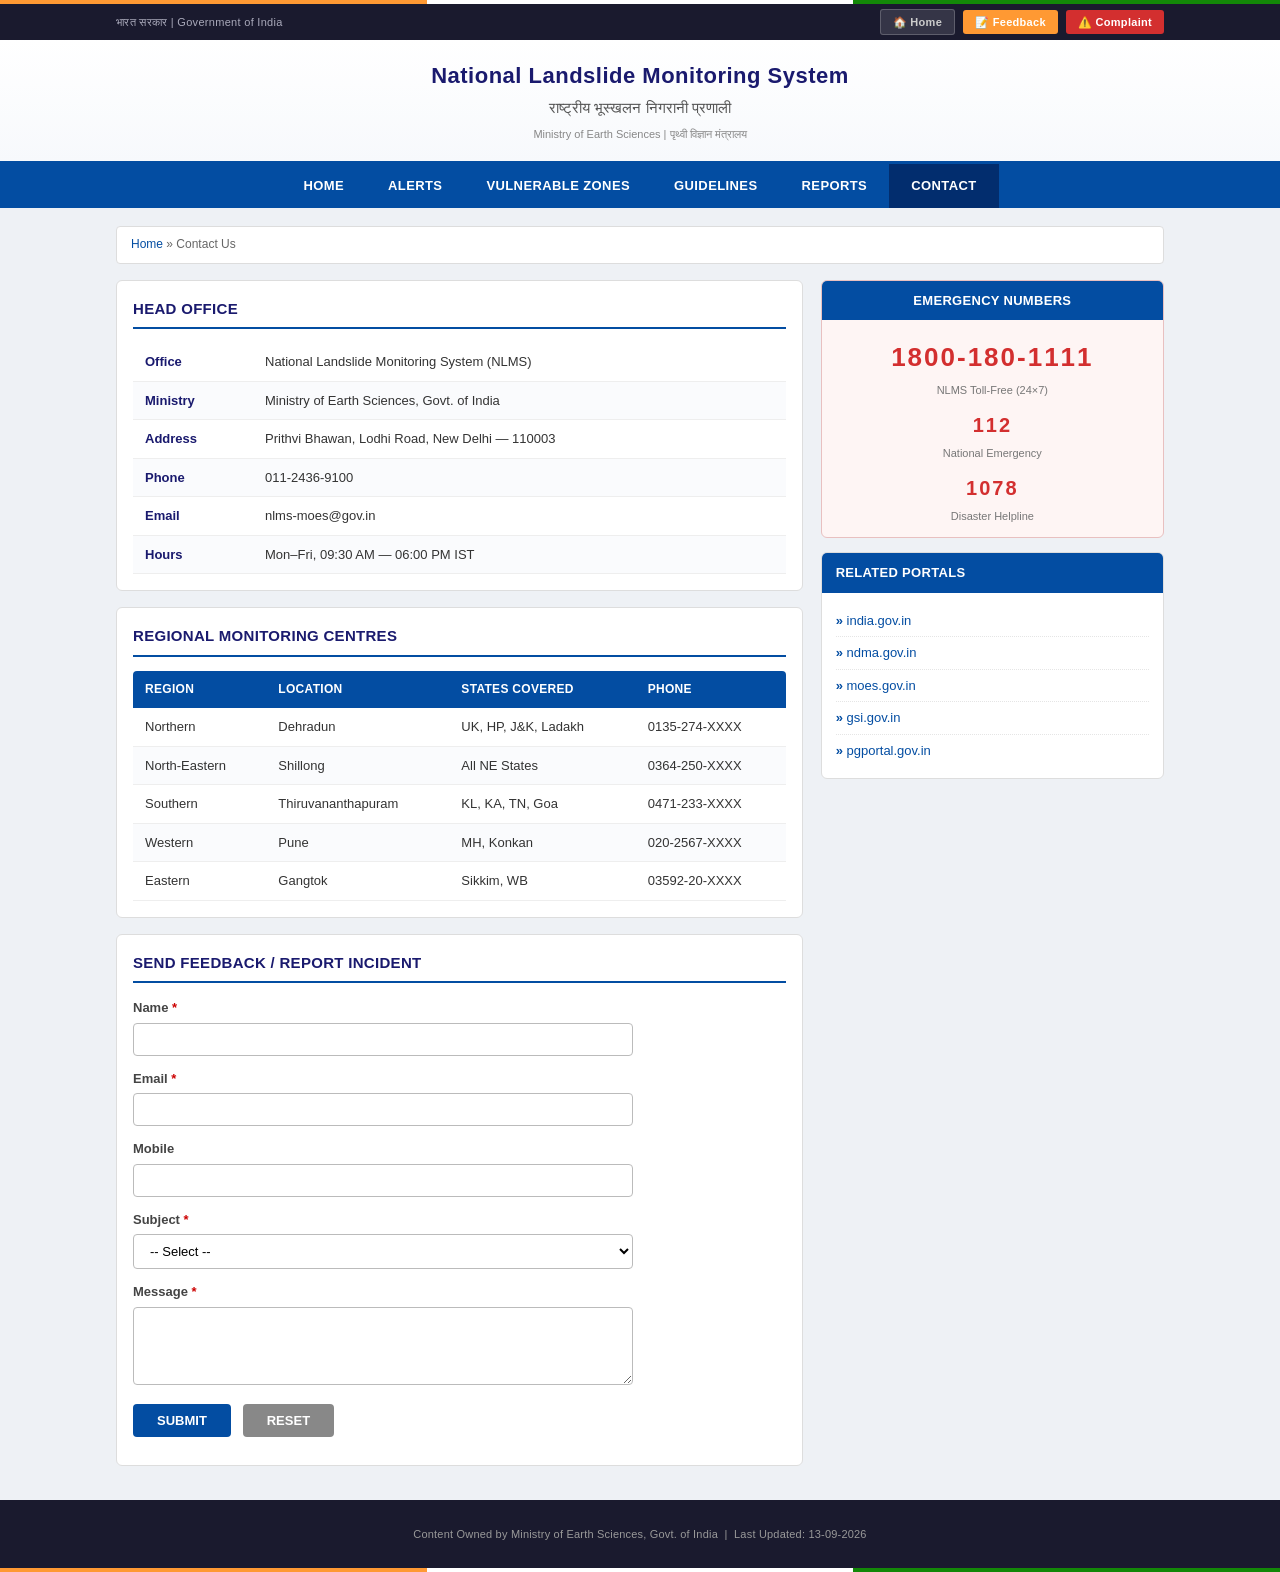
<file: contact.html>
<!DOCTYPE html>
<html lang="en">
<head>
    <meta charset="UTF-8">
    <meta name="viewport" content="width=device-width, initial-scale=1.0">
    <title>Contact | NLMS</title>
    <link rel="stylesheet" href="style.css">
</head>
<body>

<div class="tricolor"><div class="tri-s"></div><div class="tri-w"></div><div class="tri-g"></div></div>
<div class="topbar-wrap"><div class="topbar"><span>भारत सरकार | Government of India</span><div class="topbar-right"><a href="index.html" class="top-btn top-btn-home">🏠 Home</a><a href="contact.html#feedback" class="top-btn top-btn-feedback">📝 Feedback</a><a href="contact.html#complaint" class="top-btn top-btn-complaint">⚠️ Complaint</a></div></div></div>

<header class="header">
    <div class="container">
        <h1>National Landslide Monitoring System</h1>
        <p class="hindi">राष्ट्रीय भूस्खलन निगरानी प्रणाली</p>
        <p class="ministry">Ministry of Earth Sciences | पृथ्वी विज्ञान मंत्रालय</p>
    </div>
</header>

<nav><div class="container"><ul>
    <li><a href="index.html">Home</a></li>
    <li><a href="alerts.html">Alerts</a></li>
    <li><a href="zones.html">Vulnerable Zones</a></li>
    <li><a href="guidelines.html">Guidelines</a></li>
    <li><a href="reports.html">Reports</a></li>
    <li><a href="contact.html" class="active">Contact</a></li>
</ul></div></nav>

<main class="container">

    <div class="crumb"><a href="index.html">Home</a> &raquo; Contact Us</div>

    <div class="cols">
        <div class="col-main">

            <div class="panel">
                <h2 class="stitle">Head Office</h2>
                <table>
                    <tbody>
                        <tr><td style="font-weight:600;color:#1a1a6e;width:120px;">Office</td><td>National Landslide Monitoring System (NLMS)</td></tr>
                        <tr><td style="font-weight:600;color:#1a1a6e;">Ministry</td><td>Ministry of Earth Sciences, Govt. of India</td></tr>
                        <tr><td style="font-weight:600;color:#1a1a6e;">Address</td><td>Prithvi Bhawan, Lodhi Road, New Delhi — 110003</td></tr>
                        <tr><td style="font-weight:600;color:#1a1a6e;">Phone</td><td>011-2436-9100</td></tr>
                        <tr><td style="font-weight:600;color:#1a1a6e;">Email</td><td>nlms-moes@gov.in</td></tr>
                        <tr><td style="font-weight:600;color:#1a1a6e;">Hours</td><td>Mon–Fri, 09:30 AM — 06:00 PM IST</td></tr>
                    </tbody>
                </table>
            </div>

            <div class="panel">
                <h2 class="stitle">Regional Monitoring Centres</h2>
                <table>
                    <thead><tr><th>Region</th><th>Location</th><th>States Covered</th><th>Phone</th></tr></thead>
                    <tbody>
                        <tr><td>Northern</td><td>Dehradun</td><td>UK, HP, J&amp;K, Ladakh</td><td>0135-274-XXXX</td></tr>
                        <tr><td>North-Eastern</td><td>Shillong</td><td>All NE States</td><td>0364-250-XXXX</td></tr>
                        <tr><td>Southern</td><td>Thiruvananthapuram</td><td>KL, KA, TN, Goa</td><td>0471-233-XXXX</td></tr>
                        <tr><td>Western</td><td>Pune</td><td>MH, Konkan</td><td>020-2567-XXXX</td></tr>
                        <tr><td>Eastern</td><td>Gangtok</td><td>Sikkim, WB</td><td>03592-20-XXXX</td></tr>
                    </tbody>
                </table>
            </div>

            <div class="panel">
                <h2 class="stitle">Send Feedback / Report Incident</h2>
                <form style="max-width:500px;">
                    <div class="frow">
                        <label>Name <span class="req">*</span></label>
                        <input type="text" class="finput">
                    </div>
                    <div class="frow">
                        <label>Email <span class="req">*</span></label>
                        <input type="email" class="finput">
                    </div>
                    <div class="frow">
                        <label>Mobile</label>
                        <input type="tel" class="finput">
                    </div>
                    <div class="frow">
                        <label>Subject <span class="req">*</span></label>
                        <select class="fselect">
                            <option>-- Select --</option>
                            <option>Report Landslide Incident</option>
                            <option>General Feedback</option>
                            <option>Data Request</option>
                            <option>Complaint</option>
                        </select>
                    </div>
                    <div class="frow">
                        <label>Message <span class="req">*</span></label>
                        <textarea class="ftextarea" rows="4"></textarea>
                    </div>
                    <div class="frow">
                        <button type="submit" class="fbtn">Submit</button>
                        <button type="reset" class="fbtn fbtn-reset">Reset</button>
                    </div>
                </form>
            </div>

        </div>

        <div class="col-side">

            <div class="sbox helpline">
                <h3>Emergency Numbers</h3>
                <div class="sbox-body">
                    <div class="big">1800-180-1111</div>
                    <p>NLMS Toll-Free (24×7)</p>
                    <div class="sm">112</div>
                    <p>National Emergency</p>
                    <div class="sm">1078</div>
                    <p>Disaster Helpline</p>
                </div>
            </div>

            <div class="sbox">
                <h3>Related Portals</h3>
                <div class="sbox-body">
                    <ul>
                        <li><a href="#">india.gov.in</a></li>
                        <li><a href="#">ndma.gov.in</a></li>
                        <li><a href="#">moes.gov.in</a></li>
                        <li><a href="#">gsi.gov.in</a></li>
                        <li><a href="#">pgportal.gov.in</a></li>
                    </ul>
                </div>
            </div>

        </div>
    </div>

</main>

<footer><div class="container">
    <p>Content Owned by Ministry of Earth Sciences, Govt. of India &nbsp;|&nbsp; Last Updated: 13-09-2026</p>
</div></footer>

<div class="tricolor"><div class="tri-s"></div><div class="tri-w"></div><div class="tri-g"></div></div>

</body>
</html>
</file>
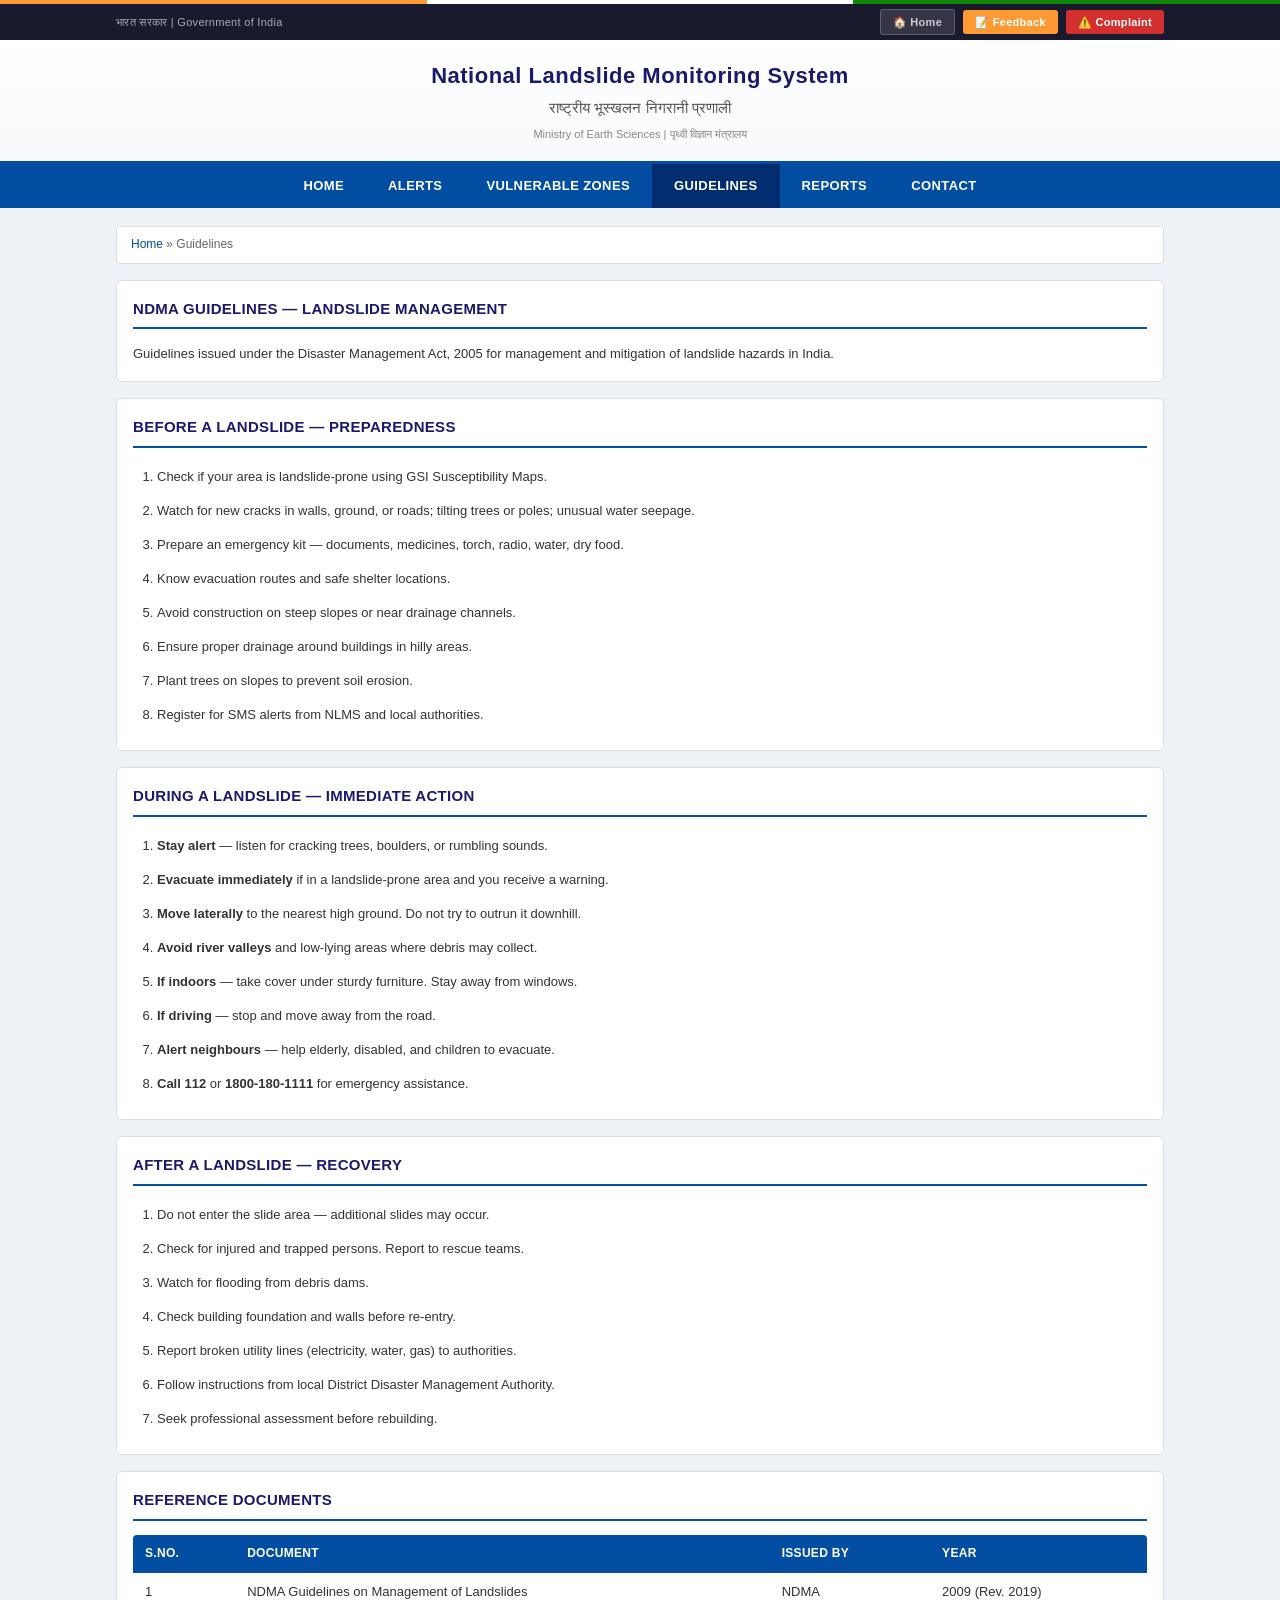
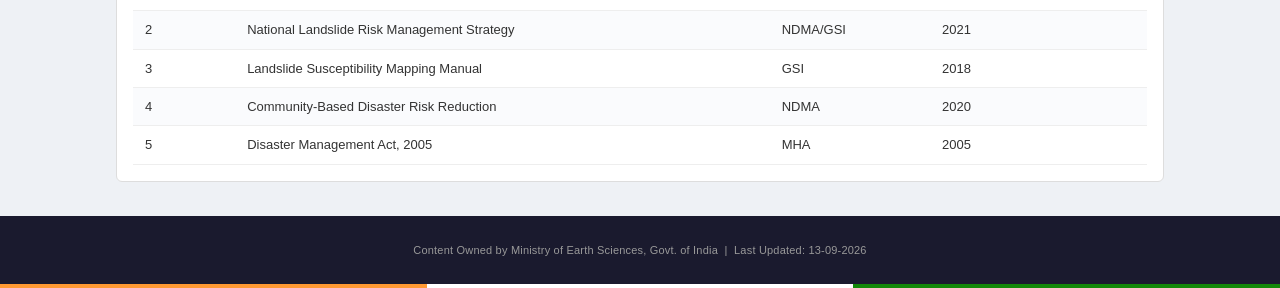
<file: guidelines.html>
<!DOCTYPE html>
<html lang="en">
<head>
    <meta charset="UTF-8">
    <meta name="viewport" content="width=device-width, initial-scale=1.0">
    <title>Guidelines | NLMS</title>
    <link rel="stylesheet" href="style.css">
</head>
<body>

<div class="tricolor"><div class="tri-s"></div><div class="tri-w"></div><div class="tri-g"></div></div>
<div class="topbar-wrap"><div class="topbar"><span>भारत सरकार | Government of India</span><div class="topbar-right"><a href="index.html" class="top-btn top-btn-home">🏠 Home</a><a href="contact.html#feedback" class="top-btn top-btn-feedback">📝 Feedback</a><a href="contact.html#complaint" class="top-btn top-btn-complaint">⚠️ Complaint</a></div></div></div>

<header class="header">
    <div class="container">
        <h1>National Landslide Monitoring System</h1>
        <p class="hindi">राष्ट्रीय भूस्खलन निगरानी प्रणाली</p>
        <p class="ministry">Ministry of Earth Sciences | पृथ्वी विज्ञान मंत्रालय</p>
    </div>
</header>

<nav><div class="container"><ul>
    <li><a href="index.html">Home</a></li>
    <li><a href="alerts.html">Alerts</a></li>
    <li><a href="zones.html">Vulnerable Zones</a></li>
    <li><a href="guidelines.html" class="active">Guidelines</a></li>
    <li><a href="reports.html">Reports</a></li>
    <li><a href="contact.html">Contact</a></li>
</ul></div></nav>

<main class="container">

    <div class="crumb"><a href="index.html">Home</a> &raquo; Guidelines</div>

    <div class="panel">
        <h2 class="stitle">NDMA Guidelines — Landslide Management</h2>
        <p style="font-size:13px;">Guidelines issued under the Disaster Management Act, 2005 for management and mitigation of landslide hazards in India.</p>
    </div>

    <div class="panel">
        <h2 class="stitle">Before a Landslide — Preparedness</h2>
        <ol class="gl">
            <li>Check if your area is landslide-prone using GSI Susceptibility Maps.</li>
            <li>Watch for new cracks in walls, ground, or roads; tilting trees or poles; unusual water seepage.</li>
            <li>Prepare an emergency kit — documents, medicines, torch, radio, water, dry food.</li>
            <li>Know evacuation routes and safe shelter locations.</li>
            <li>Avoid construction on steep slopes or near drainage channels.</li>
            <li>Ensure proper drainage around buildings in hilly areas.</li>
            <li>Plant trees on slopes to prevent soil erosion.</li>
            <li>Register for SMS alerts from NLMS and local authorities.</li>
        </ol>
    </div>

    <div class="panel">
        <h2 class="stitle">During a Landslide — Immediate Action</h2>
        <ol class="gl">
            <li><strong>Stay alert</strong> — listen for cracking trees, boulders, or rumbling sounds.</li>
            <li><strong>Evacuate immediately</strong> if in a landslide-prone area and you receive a warning.</li>
            <li><strong>Move laterally</strong> to the nearest high ground. Do not try to outrun it downhill.</li>
            <li><strong>Avoid river valleys</strong> and low-lying areas where debris may collect.</li>
            <li><strong>If indoors</strong> — take cover under sturdy furniture. Stay away from windows.</li>
            <li><strong>If driving</strong> — stop and move away from the road.</li>
            <li><strong>Alert neighbours</strong> — help elderly, disabled, and children to evacuate.</li>
            <li><strong>Call 112</strong> or <strong>1800-180-1111</strong> for emergency assistance.</li>
        </ol>
    </div>

    <div class="panel">
        <h2 class="stitle">After a Landslide — Recovery</h2>
        <ol class="gl">
            <li>Do not enter the slide area — additional slides may occur.</li>
            <li>Check for injured and trapped persons. Report to rescue teams.</li>
            <li>Watch for flooding from debris dams.</li>
            <li>Check building foundation and walls before re-entry.</li>
            <li>Report broken utility lines (electricity, water, gas) to authorities.</li>
            <li>Follow instructions from local District Disaster Management Authority.</li>
            <li>Seek professional assessment before rebuilding.</li>
        </ol>
    </div>

    <div class="panel">
        <h2 class="stitle">Reference Documents</h2>
        <table>
            <thead><tr><th>S.No.</th><th>Document</th><th>Issued By</th><th>Year</th></tr></thead>
            <tbody>
                <tr><td>1</td><td>NDMA Guidelines on Management of Landslides</td><td>NDMA</td><td>2009 (Rev. 2019)</td></tr>
                <tr><td>2</td><td>National Landslide Risk Management Strategy</td><td>NDMA/GSI</td><td>2021</td></tr>
                <tr><td>3</td><td>Landslide Susceptibility Mapping Manual</td><td>GSI</td><td>2018</td></tr>
                <tr><td>4</td><td>Community-Based Disaster Risk Reduction</td><td>NDMA</td><td>2020</td></tr>
                <tr><td>5</td><td>Disaster Management Act, 2005</td><td>MHA</td><td>2005</td></tr>
            </tbody>
        </table>
    </div>

</main>

<footer><div class="container">
    <p>Content Owned by Ministry of Earth Sciences, Govt. of India &nbsp;|&nbsp; Last Updated: 13-09-2026</p>
</div></footer>

<div class="tricolor"><div class="tri-s"></div><div class="tri-w"></div><div class="tri-g"></div></div>

</body>
</html>
</file>
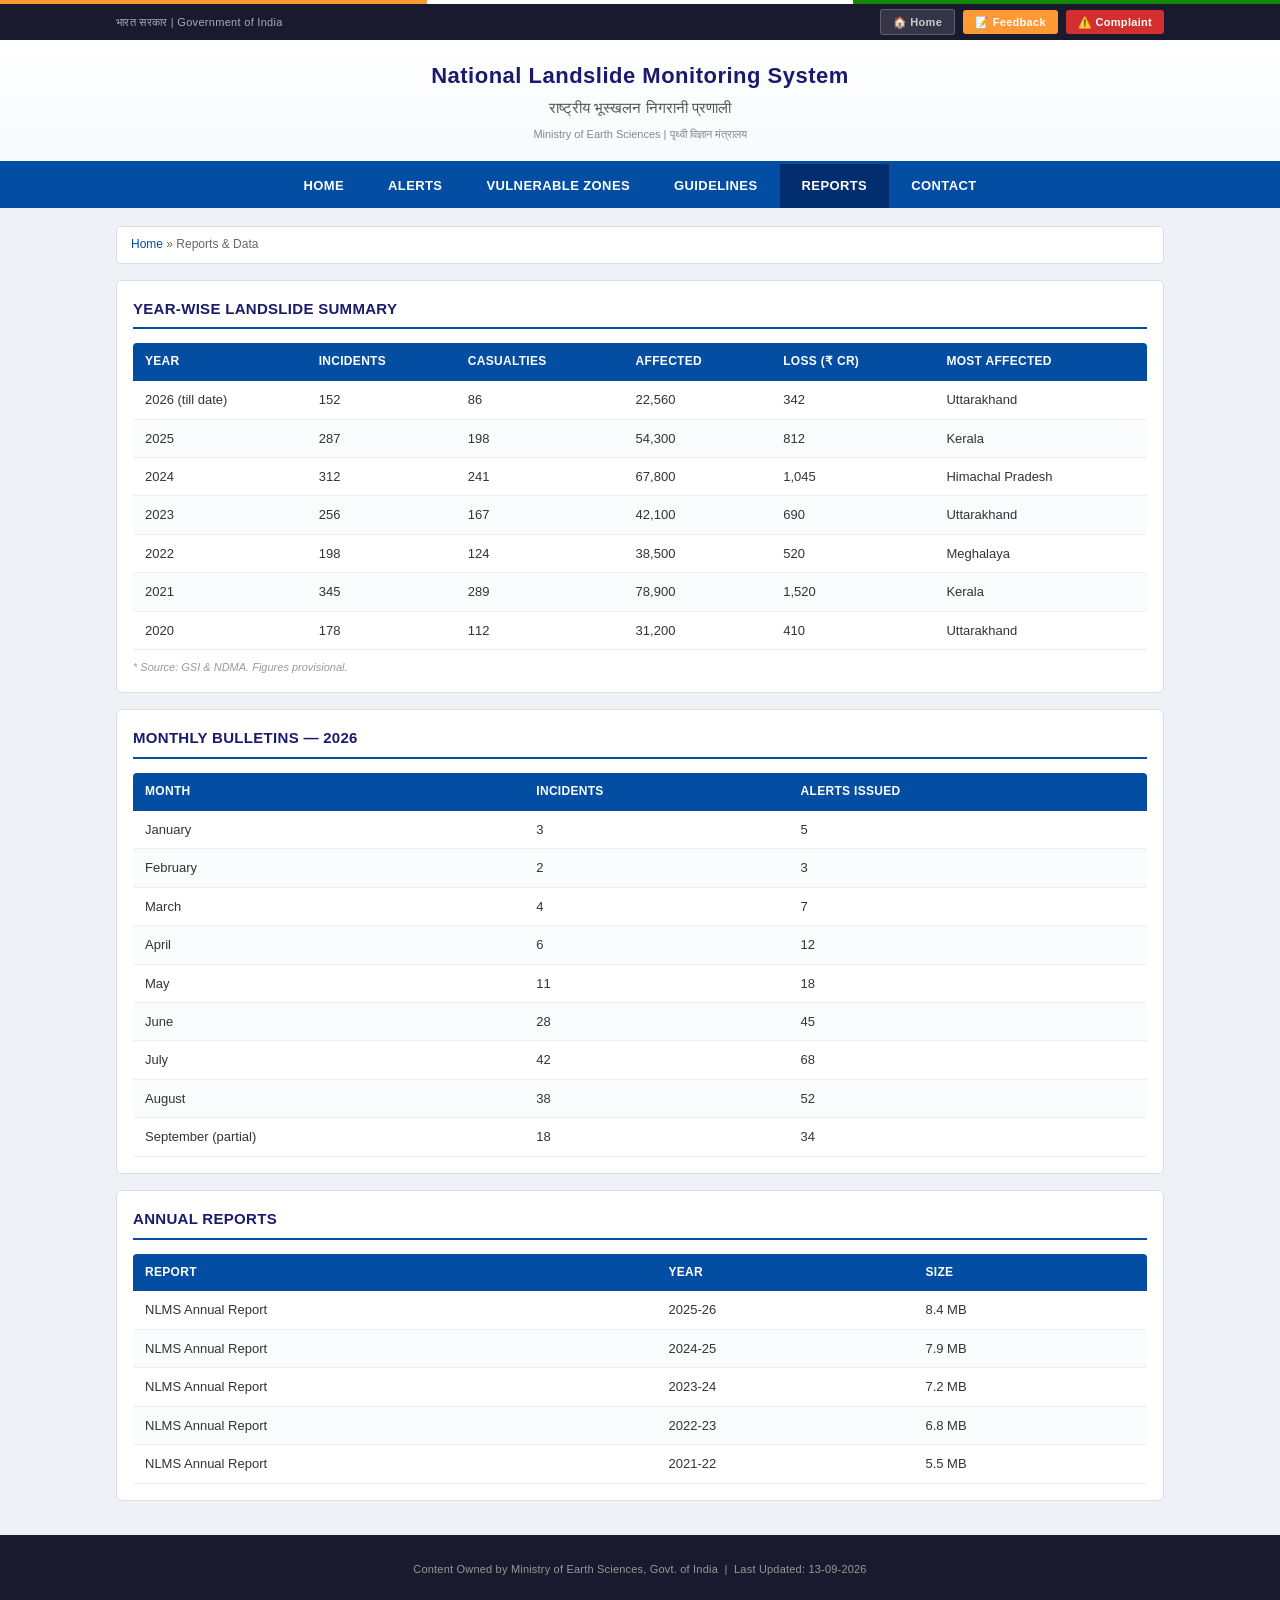
<file: reports.html>
<!DOCTYPE html>
<html lang="en">
<head>
    <meta charset="UTF-8">
    <meta name="viewport" content="width=device-width, initial-scale=1.0">
    <title>Reports | NLMS</title>
    <link rel="stylesheet" href="style.css">
</head>
<body>

<div class="tricolor"><div class="tri-s"></div><div class="tri-w"></div><div class="tri-g"></div></div>
<div class="topbar-wrap"><div class="topbar"><span>भारत सरकार | Government of India</span><div class="topbar-right"><a href="index.html" class="top-btn top-btn-home">🏠 Home</a><a href="contact.html#feedback" class="top-btn top-btn-feedback">📝 Feedback</a><a href="contact.html#complaint" class="top-btn top-btn-complaint">⚠️ Complaint</a></div></div></div>

<header class="header">
    <div class="container">
        <h1>National Landslide Monitoring System</h1>
        <p class="hindi">राष्ट्रीय भूस्खलन निगरानी प्रणाली</p>
        <p class="ministry">Ministry of Earth Sciences | पृथ्वी विज्ञान मंत्रालय</p>
    </div>
</header>

<nav><div class="container"><ul>
    <li><a href="index.html">Home</a></li>
    <li><a href="alerts.html">Alerts</a></li>
    <li><a href="zones.html">Vulnerable Zones</a></li>
    <li><a href="guidelines.html">Guidelines</a></li>
    <li><a href="reports.html" class="active">Reports</a></li>
    <li><a href="contact.html">Contact</a></li>
</ul></div></nav>

<main class="container">

    <div class="crumb"><a href="index.html">Home</a> &raquo; Reports &amp; Data</div>

    <div class="panel">
        <h2 class="stitle">Year-wise Landslide Summary</h2>
        <table>
            <thead><tr><th>Year</th><th>Incidents</th><th>Casualties</th><th>Affected</th><th>Loss (₹ Cr)</th><th>Most Affected</th></tr></thead>
            <tbody>
                <tr><td>2026 (till date)</td><td>152</td><td>86</td><td>22,560</td><td>342</td><td>Uttarakhand</td></tr>
                <tr><td>2025</td><td>287</td><td>198</td><td>54,300</td><td>812</td><td>Kerala</td></tr>
                <tr><td>2024</td><td>312</td><td>241</td><td>67,800</td><td>1,045</td><td>Himachal Pradesh</td></tr>
                <tr><td>2023</td><td>256</td><td>167</td><td>42,100</td><td>690</td><td>Uttarakhand</td></tr>
                <tr><td>2022</td><td>198</td><td>124</td><td>38,500</td><td>520</td><td>Meghalaya</td></tr>
                <tr><td>2021</td><td>345</td><td>289</td><td>78,900</td><td>1,520</td><td>Kerala</td></tr>
                <tr><td>2020</td><td>178</td><td>112</td><td>31,200</td><td>410</td><td>Uttarakhand</td></tr>
            </tbody>
        </table>
        <p class="tnote">* Source: GSI &amp; NDMA. Figures provisional.</p>
    </div>

    <div class="panel">
        <h2 class="stitle">Monthly Bulletins — 2026</h2>
        <table>
            <thead><tr><th>Month</th><th>Incidents</th><th>Alerts Issued</th></tr></thead>
            <tbody>
                <tr><td>January</td><td>3</td><td>5</td></tr>
                <tr><td>February</td><td>2</td><td>3</td></tr>
                <tr><td>March</td><td>4</td><td>7</td></tr>
                <tr><td>April</td><td>6</td><td>12</td></tr>
                <tr><td>May</td><td>11</td><td>18</td></tr>
                <tr><td>June</td><td>28</td><td>45</td></tr>
                <tr><td>July</td><td>42</td><td>68</td></tr>
                <tr><td>August</td><td>38</td><td>52</td></tr>
                <tr><td>September (partial)</td><td>18</td><td>34</td></tr>
            </tbody>
        </table>
    </div>

    <div class="panel">
        <h2 class="stitle">Annual Reports</h2>
        <table>
            <thead><tr><th>Report</th><th>Year</th><th>Size</th></tr></thead>
            <tbody>
                <tr><td>NLMS Annual Report</td><td>2025-26</td><td>8.4 MB</td></tr>
                <tr><td>NLMS Annual Report</td><td>2024-25</td><td>7.9 MB</td></tr>
                <tr><td>NLMS Annual Report</td><td>2023-24</td><td>7.2 MB</td></tr>
                <tr><td>NLMS Annual Report</td><td>2022-23</td><td>6.8 MB</td></tr>
                <tr><td>NLMS Annual Report</td><td>2021-22</td><td>5.5 MB</td></tr>
            </tbody>
        </table>
    </div>

</main>

<footer><div class="container">
    <p>Content Owned by Ministry of Earth Sciences, Govt. of India &nbsp;|&nbsp; Last Updated: 13-09-2026</p>
</div></footer>

<div class="tricolor"><div class="tri-s"></div><div class="tri-w"></div><div class="tri-g"></div></div>

</body>
</html>
</file>
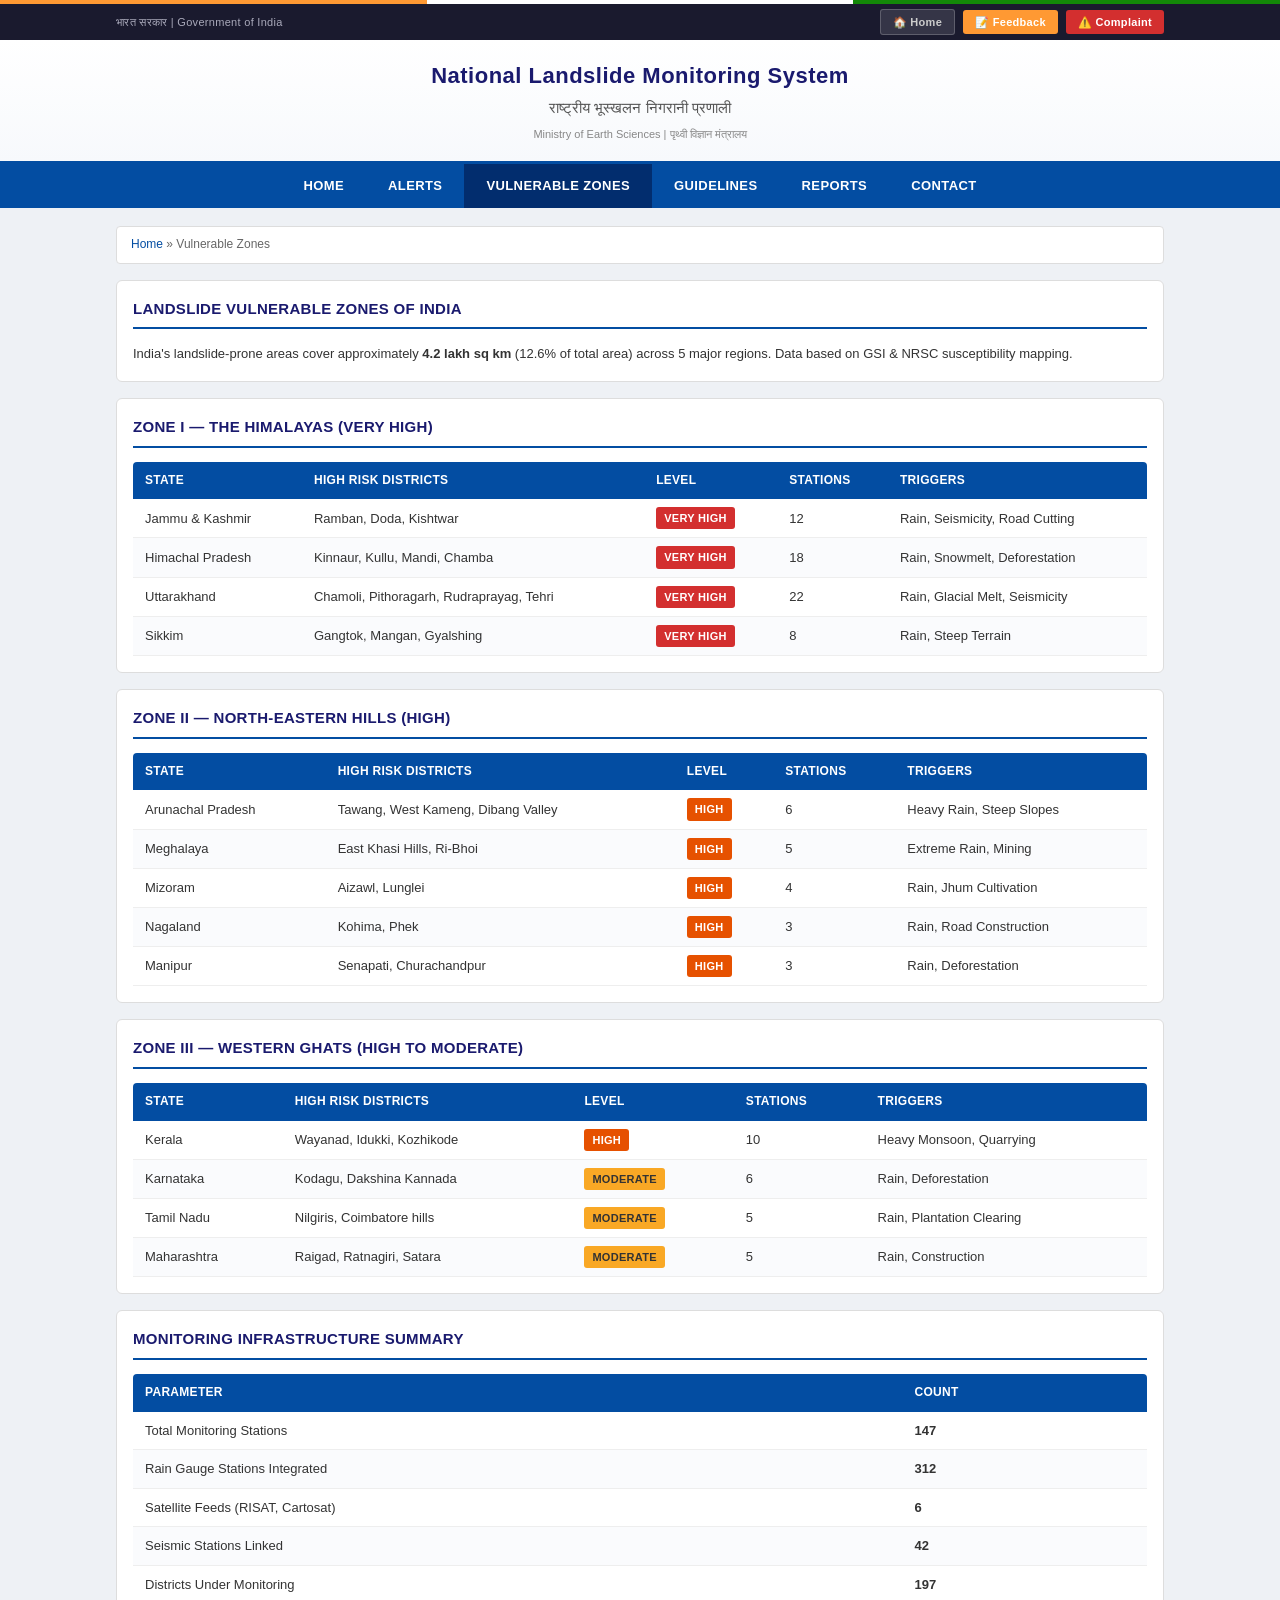
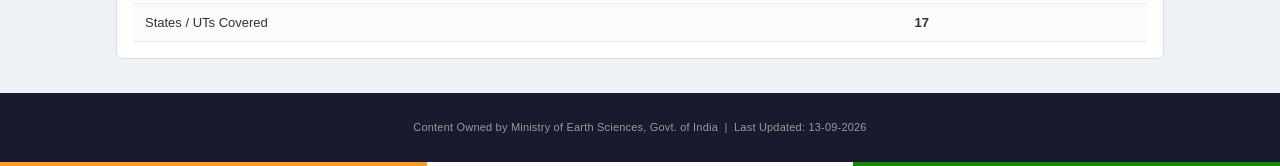
<file: zones.html>
<!DOCTYPE html>
<html lang="en">
<head>
    <meta charset="UTF-8">
    <meta name="viewport" content="width=device-width, initial-scale=1.0">
    <title>Vulnerable Zones | NLMS</title>
    <link rel="stylesheet" href="style.css">
</head>
<body>

<div class="tricolor"><div class="tri-s"></div><div class="tri-w"></div><div class="tri-g"></div></div>
<div class="topbar-wrap"><div class="topbar"><span>भारत सरकार | Government of India</span><div class="topbar-right"><a href="index.html" class="top-btn top-btn-home">🏠 Home</a><a href="contact.html#feedback" class="top-btn top-btn-feedback">📝 Feedback</a><a href="contact.html#complaint" class="top-btn top-btn-complaint">⚠️ Complaint</a></div></div></div>

<header class="header">
    <div class="container">
        <h1>National Landslide Monitoring System</h1>
        <p class="hindi">राष्ट्रीय भूस्खलन निगरानी प्रणाली</p>
        <p class="ministry">Ministry of Earth Sciences | पृथ्वी विज्ञान मंत्रालय</p>
    </div>
</header>

<nav><div class="container"><ul>
    <li><a href="index.html">Home</a></li>
    <li><a href="alerts.html">Alerts</a></li>
    <li><a href="zones.html" class="active">Vulnerable Zones</a></li>
    <li><a href="guidelines.html">Guidelines</a></li>
    <li><a href="reports.html">Reports</a></li>
    <li><a href="contact.html">Contact</a></li>
</ul></div></nav>

<main class="container">

    <div class="crumb"><a href="index.html">Home</a> &raquo; Vulnerable Zones</div>

    <div class="panel">
        <h2 class="stitle">Landslide Vulnerable Zones of India</h2>
        <p style="font-size:13px;">
            India's landslide-prone areas cover approximately <strong>4.2 lakh sq km</strong> (12.6% of total area) across 5 major regions. Data based on GSI &amp; NRSC susceptibility mapping.
        </p>
    </div>

    <div class="panel">
        <h2 class="stitle">Zone I — The Himalayas (Very High)</h2>
        <table>
            <thead><tr><th>State</th><th>High Risk Districts</th><th>Level</th><th>Stations</th><th>Triggers</th></tr></thead>
            <tbody>
                <tr><td>Jammu &amp; Kashmir</td><td>Ramban, Doda, Kishtwar</td><td><span class="b br">VERY HIGH</span></td><td>12</td><td>Rain, Seismicity, Road Cutting</td></tr>
                <tr><td>Himachal Pradesh</td><td>Kinnaur, Kullu, Mandi, Chamba</td><td><span class="b br">VERY HIGH</span></td><td>18</td><td>Rain, Snowmelt, Deforestation</td></tr>
                <tr><td>Uttarakhand</td><td>Chamoli, Pithoragarh, Rudraprayag, Tehri</td><td><span class="b br">VERY HIGH</span></td><td>22</td><td>Rain, Glacial Melt, Seismicity</td></tr>
                <tr><td>Sikkim</td><td>Gangtok, Mangan, Gyalshing</td><td><span class="b br">VERY HIGH</span></td><td>8</td><td>Rain, Steep Terrain</td></tr>
            </tbody>
        </table>
    </div>

    <div class="panel">
        <h2 class="stitle">Zone II — North-Eastern Hills (High)</h2>
        <table>
            <thead><tr><th>State</th><th>High Risk Districts</th><th>Level</th><th>Stations</th><th>Triggers</th></tr></thead>
            <tbody>
                <tr><td>Arunachal Pradesh</td><td>Tawang, West Kameng, Dibang Valley</td><td><span class="b bo">HIGH</span></td><td>6</td><td>Heavy Rain, Steep Slopes</td></tr>
                <tr><td>Meghalaya</td><td>East Khasi Hills, Ri-Bhoi</td><td><span class="b bo">HIGH</span></td><td>5</td><td>Extreme Rain, Mining</td></tr>
                <tr><td>Mizoram</td><td>Aizawl, Lunglei</td><td><span class="b bo">HIGH</span></td><td>4</td><td>Rain, Jhum Cultivation</td></tr>
                <tr><td>Nagaland</td><td>Kohima, Phek</td><td><span class="b bo">HIGH</span></td><td>3</td><td>Rain, Road Construction</td></tr>
                <tr><td>Manipur</td><td>Senapati, Churachandpur</td><td><span class="b bo">HIGH</span></td><td>3</td><td>Rain, Deforestation</td></tr>
            </tbody>
        </table>
    </div>

    <div class="panel">
        <h2 class="stitle">Zone III — Western Ghats (High to Moderate)</h2>
        <table>
            <thead><tr><th>State</th><th>High Risk Districts</th><th>Level</th><th>Stations</th><th>Triggers</th></tr></thead>
            <tbody>
                <tr><td>Kerala</td><td>Wayanad, Idukki, Kozhikode</td><td><span class="b bo">HIGH</span></td><td>10</td><td>Heavy Monsoon, Quarrying</td></tr>
                <tr><td>Karnataka</td><td>Kodagu, Dakshina Kannada</td><td><span class="b by">MODERATE</span></td><td>6</td><td>Rain, Deforestation</td></tr>
                <tr><td>Tamil Nadu</td><td>Nilgiris, Coimbatore hills</td><td><span class="b by">MODERATE</span></td><td>5</td><td>Rain, Plantation Clearing</td></tr>
                <tr><td>Maharashtra</td><td>Raigad, Ratnagiri, Satara</td><td><span class="b by">MODERATE</span></td><td>5</td><td>Rain, Construction</td></tr>
            </tbody>
        </table>
    </div>

    <div class="panel">
        <h2 class="stitle">Monitoring Infrastructure Summary</h2>
        <table>
            <thead><tr><th>Parameter</th><th>Count</th></tr></thead>
            <tbody>
                <tr><td>Total Monitoring Stations</td><td><strong>147</strong></td></tr>
                <tr><td>Rain Gauge Stations Integrated</td><td><strong>312</strong></td></tr>
                <tr><td>Satellite Feeds (RISAT, Cartosat)</td><td><strong>6</strong></td></tr>
                <tr><td>Seismic Stations Linked</td><td><strong>42</strong></td></tr>
                <tr><td>Districts Under Monitoring</td><td><strong>197</strong></td></tr>
                <tr><td>States / UTs Covered</td><td><strong>17</strong></td></tr>
            </tbody>
        </table>
    </div>

</main>

<footer><div class="container">
    <p>Content Owned by Ministry of Earth Sciences, Govt. of India &nbsp;|&nbsp; Last Updated: 13-09-2026</p>
</div></footer>

<div class="tricolor"><div class="tri-s"></div><div class="tri-w"></div><div class="tri-g"></div></div>

</body>
</html>
</file>
<file: style.css>
/*
    NLMS - National Landslide Monitoring System
    Main stylesheet
    Author: Web Team
    Last modified: Sep 2026
    NOTE: tested on chrome and edge, firefox might have minor scroll issues
*/

* {
    margin: 0;
    padding: 0;
    box-sizing: border-box;
}

body {
    font-family: 'Segoe UI', Arial, sans-serif;
    font-size: 14px;
    color: #333;
    background-color: #eef1f5;
    line-height: 1.65;
}

a {
    color: #034da2;
    text-decoration: none;
}
a:hover {
    text-decoration: underline;
    color: #022d6e;
}

.container {
    max-width: 1080px;
    margin: 0 auto;
    padding-left: 16px;
    padding-right: 16px;
}


/* tricolor bar at top and bottom */
.tricolor { display: flex; height: 4px; }
.tri-s { flex: 1; background: #FF9933; }
.tri-w { flex: 1; background: white; }
.tri-g { flex: 1; background: #138808; }

/* thin bar below tricolor */
.topbar-wrap {
    background-color: #1a1a2e;
}

.topbar {
    background-color: #1a1a2e;
    color: #aab;
    font-size: 11px;
    padding: 5px 16px;
    display: flex;
    justify-content: space-between;
    align-items: center;
    letter-spacing: 0.3px;
    max-width: 1080px;
    margin: 0 auto;
}

/* home / feedback / complaint buttons on top right */
.topbar-right {
    display: flex;
    gap: 8px;
    align-items: center;
}

.top-btn {
    padding: 3px 12px;
    font-size: 11px;
    font-weight: 600;
    border-radius: 3px;
    cursor: pointer;
    font-family: inherit;
    text-decoration: none;
    border: none;
    transition: background 0.2s;
    white-space: nowrap;
}

.top-btn-home {
    background: rgba(255, 255, 255, 0.12);
    color: #ccc;
    border: 1px solid rgba(255, 255, 255, 0.2);
}

.top-btn-home:hover {
    background: rgba(255, 255, 255, 0.22);
    color: white;
    text-decoration: none;
}

.top-btn-feedback {
    background: #FF9933;
    color: white;
}

.top-btn-feedback:hover {
    background: #e88a2a;
    text-decoration: none;
}

.top-btn-complaint {
    background: #d32f2f;
    color: white;
}

.top-btn-complaint:hover {
    background: #b71c1c;
    text-decoration: none;
}


/* ---- HEADER SECTION ---- */
.header {
    background: linear-gradient(to bottom, #ffffff, #f7f9fc);
    border-bottom: 3px solid #034da2;
    padding-top: 18px;
    padding-bottom: 18px;
    text-align: center;
}

.header h1 {
    font-size: 22px;
    color: #1a1a6e;
    letter-spacing: 0.5px;
}

.header .hindi {
    font-size: 15px;
    color: #555;
    margin-top: 2px;
}

.header .ministry {
    font-size: 11px;
    color: #888;
    margin-top: 4px;
}


/* navigation bar */
nav {
    background: #034da2;
}

nav ul {
    list-style: none;
    display: flex;
    flex-wrap: wrap;
    justify-content: center;
}

nav a {
    display: block;
    padding: 11px 22px;
    color: white;
    font-size: 13px;
    font-weight: 600;
    text-transform: uppercase;
    letter-spacing: 0.4px;
    transition: background 0.2s;
}

nav a:hover,
nav a.active {
    background: #022d6e;
    text-decoration: none;
}


/* breadcrumb - used on inner pages */
.crumb {
    font-size: 12px;
    color: #666;
    padding: 8px 14px;
    background: white;
    border: 1px solid #ddd;
    margin-bottom: 16px;
    border-radius: 4px;
}


/* section headings */
.stitle {
    font-size: 15px;
    color: #1a1a6e;
    border-bottom: 2px solid #034da2;
    padding-bottom: 6px;
    margin-bottom: 14px;
    text-transform: uppercase;
    font-weight: 700;
    letter-spacing: 0.3px;
}

.stitle small {
    font-size: 11px;
    color: #999;
    text-transform: none;
    font-weight: normal;
    float: right;
    margin-top: 3px;
}


/*
    =============================================
    CITY SLIDER - the blue section with state
    tabs and city buttons
    =============================================
*/
.slider-section {
    background: linear-gradient(135deg, #034da2, #1a1a6e);
    color: white;
    padding: 20px 0 0 0;
    margin-bottom: 18px;
    border-radius: 6px;
    overflow: hidden;
}

.slider-section h2 {
    font-size: 17px;
    font-weight: 600;
    text-align: center;
    padding: 0 16px;
}

.slider-section > p {
    font-size: 12px;
    opacity: 0.75;
    text-align: center;
    margin: 4px 16px 14px 16px;
}

/* row of state names that you can scroll */
.state-tabs {
    display: flex;
    overflow-x: auto;
    background: rgba(0, 0, 0, 0.15);
    /* hide ugly scrollbar on some browsers */
    scrollbar-width: thin;
    scrollbar-color: rgba(255,255,255,0.3) transparent;
}

.state-tabs::-webkit-scrollbar { height: 4px; }
.state-tabs::-webkit-scrollbar-thumb {
    background: rgba(255,255,255,0.3);
    border-radius: 2px;
}

.state-tab {
    flex-shrink: 0;
    padding: 9px 18px;
    font-size: 12px;
    font-weight: 600;
    color: rgba(255,255,255,0.7);
    cursor: pointer;
    white-space: nowrap;
    border: none;
    background: transparent;
    border-bottom: 3px solid transparent;
    font-family: inherit;
    transition: all 0.2s;
}

.state-tab:hover {
    color: white;
    background: rgba(255,255,255,0.08);
}

.state-tab.active {
    color: white;
    background: rgba(255,255,255,0.1);
    border-bottom-color: #FF9933;  /* saffron highlight */
}


/* the pill-shaped city buttons */
.city-chips-wrap {
    padding: 12px 16px 14px;
    overflow-x: auto;
    scrollbar-width: thin;
    scrollbar-color: rgba(255,255,255,0.3) transparent;
}

.city-chips-wrap::-webkit-scrollbar { height: 4px; }
.city-chips-wrap::-webkit-scrollbar-thumb {
    background: rgba(255,255,255,0.3);
    border-radius: 2px;
}

.city-chips {
    display: flex;
    gap: 8px;
    min-width: max-content;  /* prevent wrapping */
}

.city-chip {
    flex-shrink: 0;
    padding: 8px 16px;
    border-radius: 20px;
    font-size: 13px;
    font-weight: 600;
    cursor: pointer;
    border: 2px solid rgba(255,255,255,0.25);
    background: rgba(255,255,255,0.08);
    color: white;
    font-family: inherit;
    white-space: nowrap;
    transition: all 0.2s;
}

.city-chip:hover {
    background: rgba(255,255,255,0.2);
    border-color: rgba(255,255,255,0.5);
}

.city-chip.active {
    background: #FF9933;
    border-color: #FF9933;
    color: white;
}

/* colored dot next to city name showing risk level */
.chip-dot {
    display: inline-block;
    width: 8px;
    height: 8px;
    border-radius: 50%;
    margin-right: 5px;
    vertical-align: middle;
}

.chip-dot.dr { background: #ff4444; }
.chip-dot.do { background: #ff8c00; }
.chip-dot.dy { background: #ffd600; }
.chip-dot.dg { background: #4caf50; }


/*
    city detail card - shows up when you
    click on a city chip
*/
.city-detail {
    display: none;
    background: white;
    border: 1px solid #ddd;
    border-radius: 6px;
    margin-bottom: 18px;
    overflow: hidden;
}

.city-detail.visible {
    display: block;
}

.cd-header {
    display: flex;
    justify-content: space-between;
    align-items: flex-start;
    padding: 16px 18px 10px 18px;
    border-bottom: 1px solid #eee;
    flex-wrap: wrap;
    gap: 10px;
}

.cd-title {
    font-size: 18px;
    font-weight: 700;
    color: #1a1a6e;
}

.cd-sub {
    font-size: 12px;
    color: #888;
    margin-top: 2px;
}

.cd-coords {
    font-size: 12px;
    color: #666;
    margin-top: 4px;
}

.cd-coords span {
    background: #f0f2f6;
    padding: 2px 8px;
    border-radius: 3px;
    margin-right: 6px;
    font-family: 'Courier New', monospace;
    font-size: 11px;
}

.cd-status {
    font-size: 12px;
    color: #666;
    padding: 8px 18px;
    background: #fafbfd;
    border-bottom: 1px solid #eee;
}

.cd-close {
    background: none;
    border: 1px solid #ccc;
    border-radius: 4px;
    padding: 4px 12px;
    font-size: 12px;
    cursor: pointer;
    color: #666;
}

.cd-close:hover { background: #eee; }

/* weather stats grid inside detail card */
.cd-label {
    font-size: 11px;
    font-weight: 700;
    color: #888;
    text-transform: uppercase;
    letter-spacing: 0.5px;
    padding: 12px 18px 6px 18px;
}

.cd-grid {
    display: flex;
    flex-wrap: wrap;
    gap: 8px;
    padding: 0 18px 14px 18px;
}

.cd-stat {
    flex: 1;
    min-width: 90px;
    background: #f4f6fa;
    border: 1px solid #e8ebf0;
    border-radius: 6px;
    padding: 10px 8px;
    text-align: center;
}

.cd-val {
    display: block;
    font-size: 17px;
    font-weight: 700;
    color: #1a1a6e;
}

.cd-name {
    display: block;
    font-size: 10px;
    color: #888;
    text-transform: uppercase;
    letter-spacing: 0.3px;
    margin-top: 3px;
}

/* 2-day forecast boxes */
.cd-forecast {
    display: flex;
    gap: 10px;
    padding: 0 18px 16px 18px;
    flex-wrap: wrap;
}

.cd-fday {
    flex: 1;
    min-width: 200px;
    border: 1px solid #e0e4ea;
    border-radius: 6px;
    padding: 12px;
    background: #fafbfd;
}

.cd-fdate {
    font-size: 14px;
    font-weight: 700;
    color: #1a1a6e;
    margin-bottom: 2px;
}

.cd-fweather {
    font-size: 12px;
    color: #666;
    margin-bottom: 8px;
    padding-bottom: 8px;
    border-bottom: 1px dashed #e0e0e0;
}

.cd-fstats {
    display: flex;
    flex-wrap: wrap;
    gap: 6px;
}

.cd-fstat {
    font-size: 12px;
    color: #555;
    background: #eef1f7;
    padding: 3px 8px;
    border-radius: 4px;
    white-space: nowrap;
}


/* ---- STATUS CARDS (red/orange/yellow/green) ---- */

.cards {
    display: flex;
    gap: 14px;
    flex-wrap: wrap;
    margin-bottom: 20px;
}

.card {
    flex: 1;
    min-width: 130px;
    text-align: center;
    padding: 18px 10px;
    background: white;
    border: 1px solid #e0e0e0;
    border-radius: 6px;
    transition: box-shadow 0.2s;
}

.card:hover {
    box-shadow: 0 2px 8px rgba(0,0,0,0.08);
}

.card .num {
    font-size: 34px;
    font-weight: 700;
    line-height: 1;
}

.card .lbl {
    font-size: 12px;
    font-weight: 600;
    margin-top: 6px;
    color: #444;
}

.card .sub {
    font-size: 11px;
    color: #999;
    margin-top: 2px;
}

/* individual card colors */
.card.r { border-left: 5px solid #d32f2f; background: #fef5f4; }
.card.r .num { color: #d32f2f; }

.card.o { border-left: 5px solid #e65100; background: #fff8f1; }
.card.o .num { color: #e65100; }

.card.y { border-left: 5px solid #f9a825; background: #fffef5; }
.card.y .num { color: #bf8000; }

.card.g { border-left: 5px solid #2e7d32; background: #f3faf4; }
.card.g .num { color: #2e7d32; }


/* white box wrapper */
.panel {
    background: white;
    border: 1px solid #ddd;
    padding: 16px;
    margin-bottom: 16px;
    border-radius: 6px;
}


/* ---- DATA TABLES ---- */

table {
    width: 100%;
    border-collapse: collapse;
    font-size: 13px;
}

th {
    background: #034da2;
    color: white;
    padding: 9px 12px;
    text-align: left;
    font-size: 12px;
    text-transform: uppercase;
    letter-spacing: 0.3px;
}

/* rounded corners on header row */
th:first-child { border-radius: 4px 0 0 0; }
th:last-child { border-radius: 0 4px 0 0; }

td {
    padding: 8px 12px;
    border-bottom: 1px solid #eee;
}

tbody tr:nth-child(even) {
    background: #fafbfd;
}

tbody tr:hover {
    background: #eef3fb;
}

.total-row {
    background: #e8edf5 !important;
    border-top: 2px solid #034da2;
}

.tnote {
    font-size: 11px;
    color: #999;
    margin-top: 8px;
    font-style: italic;
}


/* alert level badges */
.b {
    display: inline-block;
    padding: 2px 8px;
    border-radius: 3px;
    font-size: 11px;
    font-weight: 700;
    letter-spacing: 0.3px;
}

.br { background: #d32f2f; color: white; }
.bo { background: #e65100; color: white; }
.by { background: #f9a825; color: #333; }
.bg { background: #2e7d32; color: white; }


/* ---- TWO COLUMN LAYOUT ---- */

.cols {
    display: flex;
    gap: 18px;
    flex-wrap: wrap;
}

.col-main {
    flex: 2;
    min-width: 0;  /* prevents overflow */
}

.col-side {
    flex: 1;
    min-width: 260px;
}


/* sidebar boxes */
.sbox {
    background: white;
    border: 1px solid #ddd;
    margin-bottom: 14px;
    border-radius: 6px;
    overflow: hidden;
}

.sbox h3 {
    font-size: 13px;
    color: white;
    background: #034da2;
    padding: 9px 14px;
    text-transform: uppercase;
    font-weight: 600;
    letter-spacing: 0.3px;
}

.sbox-body {
    padding: 12px 14px;
}

.sbox ul { list-style: none; }

.sbox li {
    padding: 5px 0;
    border-bottom: 1px dotted #e5e5e5;
    font-size: 13px;
}

.sbox li:last-child { border-bottom: none; }

.sbox li::before {
    content: "» ";
    color: #034da2;
    font-weight: 700;
}


/* emergency helpline box */
.helpline {
    text-align: center;
    background: #fef5f4;
    border-color: #e8c0c0;
}

.helpline .big {
    font-size: 26px;
    font-weight: 700;
    color: #d32f2f;
    letter-spacing: 2px;
    margin-top: 4px;
}

.helpline .sm {
    font-size: 20px;
    font-weight: 700;
    color: #d32f2f;
    margin-top: 10px;
    letter-spacing: 2px;
}

.helpline p {
    font-size: 11px;
    color: #777;
    margin-top: 2px;
}


/* dos and donts list */
.do-title {
    font-size: 13px;
    color: #2e7d32;
    font-weight: 700;
    margin-bottom: 5px;
}

.dnt-title {
    font-size: 13px;
    color: #c62828;
    font-weight: 700;
    margin-top: 10px;
    margin-bottom: 5px;
}

.tips {
    list-style: none;
    padding-left: 4px;
    font-size: 12px;
    line-height: 1.7;
}

.tips li {
    padding: 2px 0;
    padding-left: 14px;
    position: relative;
}

.tips li::before {
    content: "•";
    position: absolute;
    left: 0;
    font-weight: 700;
}

.do-list li::before { color: #2e7d32; }
.dnt-list li::before { color: #c62828; }


/* ordered list for guidelines page */
.gl {
    padding-left: 24px;
    font-size: 13px;
    line-height: 1.85;
}

.gl li {
    padding: 3px 0;
    margin-bottom: 4px;
}


/* contact form elements */
.frow { margin-bottom: 12px; }

.frow label {
    display: block;
    font-size: 13px;
    font-weight: 600;
    margin-bottom: 4px;
    color: #444;
}

.frow .req { color: #c00; }

.finput,
.fselect,
.ftextarea {
    width: 100%;
    padding: 8px 12px;
    border: 1px solid #bbb;
    border-radius: 4px;
    font-size: 13px;
    font-family: inherit;
    background: white;
    transition: border-color 0.2s;
}

.finput:focus,
.fselect:focus,
.ftextarea:focus {
    outline: none;
    border-color: #034da2;
    box-shadow: 0 0 0 2px rgba(3, 77, 162, 0.15);
}

.fbtn {
    display: inline-block;
    padding: 9px 24px;
    background: #034da2;
    color: white;
    border: none;
    border-radius: 4px;
    font-size: 13px;
    font-weight: 600;
    cursor: pointer;
    text-transform: uppercase;
    margin-right: 8px;
    transition: background 0.2s;
}

.fbtn:hover { background: #022d6e; }
.fbtn-reset { background: #888; }
.fbtn-reset:hover { background: #666; }


/* misc */
.pginfo {
    font-size: 12px;
    color: #777;
    margin-top: 10px;
    padding-top: 8px;
    border-top: 1px solid #eee;
}

.view-all {
    display: inline-block;
    margin-top: 10px;
    font-size: 12px;
    font-weight: 600;
    color: #034da2;
}

/* page footer */
footer {
    background: #1a1a2e;
    color: #999;
    padding: 22px 0;
    font-size: 11px;
    text-align: center;
    letter-spacing: 0.2px;
}

footer p { margin: 3px 0; }
footer a { color: #8ab4f8; }

main {
    padding: 18px 16px;
}


/* ---- MOBILE RESPONSIVE ---- */
/* TODO: test on actual phone, might need more tweaks */

@media (max-width: 768px) {

    .header h1 { font-size: 17px; }

    nav a {
        padding: 9px 13px;
        font-size: 12px;
    }

    .cards { flex-direction: column; }
    .cols { flex-direction: column; }

    .stitle small {
        float: none;
        display: block;
    }

    td, th {
        padding: 6px 8px;
        font-size: 12px;
    }

    .cd-header { flex-direction: column; }

    .cd-grid { gap: 6px; }

    .cd-stat {
        min-width: 70px;
        padding: 8px 4px;
    }

    .cd-val { font-size: 14px; }

    .cd-forecast { flex-direction: column; }

    .state-tab {
        padding: 8px 14px;
        font-size: 11px;
    }

    .city-chip {
        padding: 6px 12px;
        font-size: 12px;
    }
}
</file>
